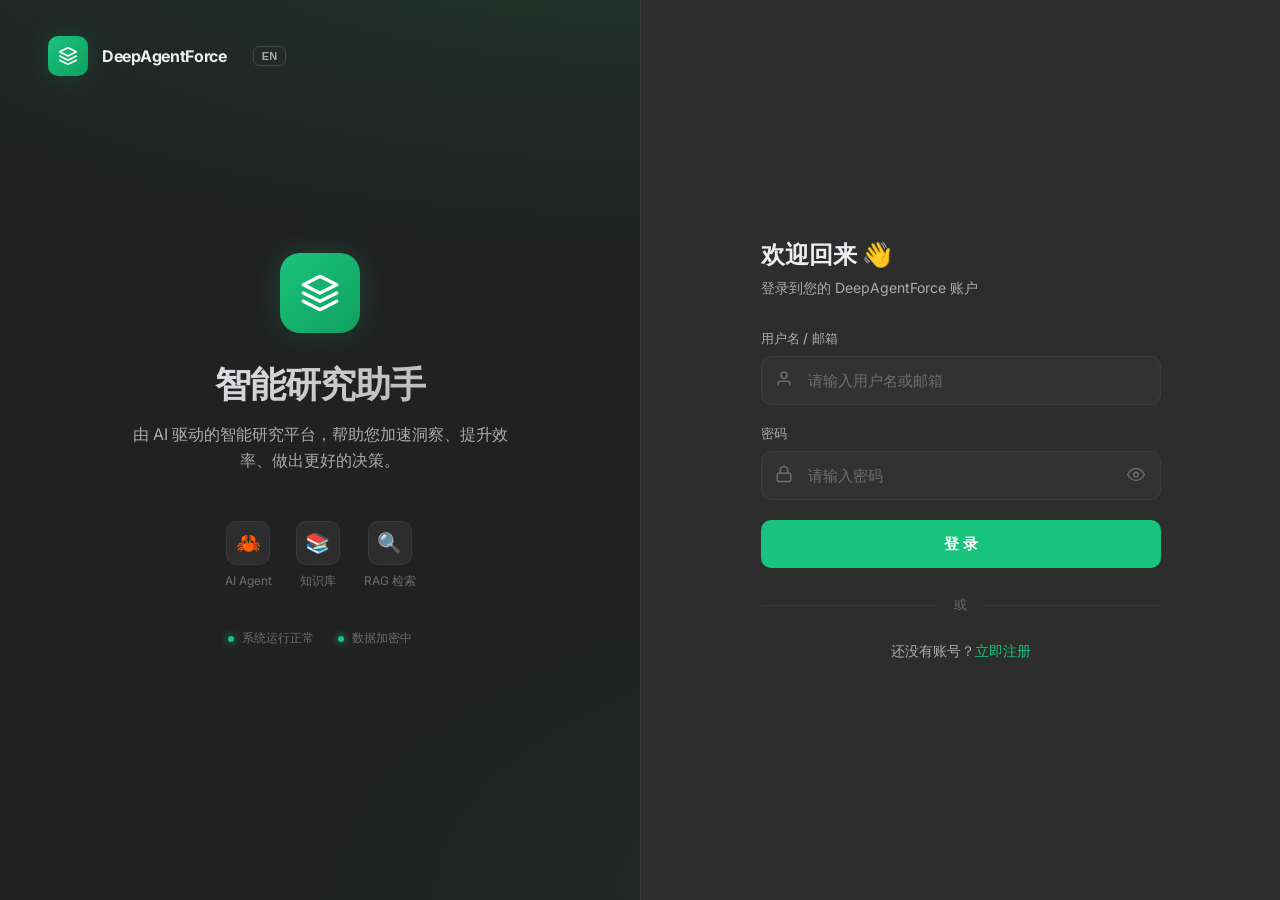
<file: static/login.html>
<!DOCTYPE html>
<html lang="zh-CN" id="htmlRoot">
<head>
  <meta charset="UTF-8" />
  <meta name="viewport" content="width=device-width, initial-scale=1.0" />
  <title data-i18n="login.pageTitle">登录 - DeepAgentForce</title>
  <link rel="preconnect" href="https://fonts.googleapis.com" />
  <link rel="preconnect" href="https://fonts.gstatic.com" crossorigin />
  <link href="https://fonts.googleapis.com/css2?family=Inter:wght@300;400;500;600;700&display=swap" rel="stylesheet" />
  <style>
    :root {
      --bg-primary: #212121;
      --bg-secondary: #2d2d2d;
      --bg-tertiary: #333333;
      --bg-input: #323232;
      
      --text-primary: #ececf1;
      --text-secondary: #ababab;
      --text-muted: #6d6d6d;
      
      --accent-primary: #19c37d;
      --accent-hover: #1db87a;
      --accent-muted: rgba(25, 195, 125, 0.15);
      
      --border-subtle: rgba(255, 255, 255, 0.05);
      --border-light: rgba(255, 255, 255, 0.08);
      --border-medium: rgba(255, 255, 255, 0.12);
      
      --radius-sm: 6px;
      --radius-md: 10px;
      --radius-lg: 16px;
      --radius-xl: 20px;
      --radius-full: 9999px;
      
      --shadow-sm: 0 1px 2px rgba(0, 0, 0, 0.3);
      --shadow-md: 0 4px 12px rgba(0, 0, 0, 0.4);
      --shadow-lg: 0 8px 24px rgba(0, 0, 0, 0.5);
      --shadow-glow: 0 0 30px rgba(25, 195, 125, 0.2);
      
      --transition-fast: 150ms;
      --transition-normal: 250ms;
    }

    * { margin: 0; padding: 0; box-sizing: border-box; }

    html, body {
      height: 100%;
      font-family: 'Inter', -apple-system, BlinkMacSystemFont, 'Segoe UI', sans-serif;
      background: var(--bg-primary);
      color: var(--text-primary);
      overflow: hidden;
    }

    /* Background gradient */
    body::before {
      content: '';
      position: fixed;
      inset: 0;
      background: 
        radial-gradient(ellipse 80% 50% at 50% -20%, rgba(25, 195, 125, 0.15), transparent),
        radial-gradient(ellipse 60% 40% at 80% 100%, rgba(25, 195, 125, 0.08), transparent);
      pointer-events: none;
      z-index: 0;
    }

    /* Layout */
    .page {
      position: relative;
      z-index: 1;
      display: grid;
      grid-template-columns: 1fr 1fr;
      height: 100vh;
    }

    /* Left Panel - Branding */
    .left-panel {
      display: flex;
      flex-direction: column;
      align-items: center;
      justify-content: center;
      padding: 60px;
      position: relative;
    }

    .brand {
      display: flex;
      align-items: center;
      gap: 14px;
      position: absolute;
      top: 36px;
      left: 48px;
    }

    .brand-icon {
      width: 40px;
      height: 40px;
      background: linear-gradient(135deg, var(--accent-primary), #10a060);
      border-radius: var(--radius-md);
      display: flex;
      align-items: center;
      justify-content: center;
      box-shadow: var(--shadow-glow);
    }

    .brand-icon svg {
      width: 20px;
      height: 20px;
      color: white;
    }

    .brand-name {
      font-size: 16px;
      font-weight: 700;
      color: var(--text-primary);
      letter-spacing: -0.3px;
    }

    /* Hero Section */
    .hero {
      text-align: center;
      max-width: 400px;
    }

    .hero-icon {
      width: 80px;
      height: 80px;
      background: linear-gradient(135deg, var(--accent-primary), #10a060);
      border-radius: var(--radius-xl);
      display: flex;
      align-items: center;
      justify-content: center;
      margin: 0 auto 28px;
      box-shadow: var(--shadow-glow);
      animation: float 3s ease-in-out infinite;
    }

    @keyframes float {
      0%, 100% { transform: translateY(0); }
      50% { transform: translateY(-8px); }
    }

    .hero-icon svg {
      width: 40px;
      height: 40px;
      color: white;
    }

    .hero h1 {
      font-size: 36px;
      font-weight: 700;
      margin-bottom: 12px;
      letter-spacing: -1px;
      background: linear-gradient(135deg, var(--text-primary), var(--text-secondary));
      -webkit-background-clip: text;
      -webkit-text-fill-color: transparent;
      background-clip: text;
    }

    .hero p {
      font-size: 16px;
      color: var(--text-secondary);
      line-height: 1.6;
    }

    /* Features */
    .features {
      display: flex;
      gap: 24px;
      margin-top: 48px;
      justify-content: center;
    }

    .feature {
      display: flex;
      flex-direction: column;
      align-items: center;
      gap: 8px;
    }

    .feature-icon {
      width: 44px;
      height: 44px;
      background: var(--bg-secondary);
      border: 1px solid var(--border-subtle);
      border-radius: var(--radius-md);
      display: flex;
      align-items: center;
      justify-content: center;
      font-size: 20px;
    }

    .feature-text {
      font-size: 12px;
      color: var(--text-muted);
    }

    /* Right Panel - Form */
    .right-panel {
      display: flex;
      align-items: center;
      justify-content: center;
      padding: 40px;
      background: var(--bg-secondary);
      border-left: 1px solid var(--border-subtle);
    }

    .login-card {
      width: 100%;
      max-width: 400px;
    }

    .card-header {
      margin-bottom: 32px;
    }

    .card-header h2 {
      font-size: 24px;
      font-weight: 700;
      margin-bottom: 8px;
      color: var(--text-primary);
    }

    .card-header p {
      font-size: 14px;
      color: var(--text-secondary);
    }

    /* Form */
    .form-group {
      margin-bottom: 20px;
      position: relative;
    }

    label {
      display: block;
      font-size: 13px;
      font-weight: 500;
      color: var(--text-secondary);
      margin-bottom: 8px;
      letter-spacing: 0.2px;
    }

    .input-wrap {
      position: relative;
    }

    .input-icon {
      position: absolute;
      left: 14px;
      top: 50%;
      transform: translateY(-50%);
      color: var(--text-muted);
      pointer-events: none;
      transition: color var(--transition-fast);
    }

    .input-icon svg {
      width: 18px;
      height: 18px;
    }

    input[type="text"],
    input[type="password"],
    input[type="email"] {
      width: 100%;
      padding: 14px 14px 14px 46px;
      background: var(--bg-input);
      border: 1px solid var(--border-subtle);
      border-radius: var(--radius-md);
      font-size: 15px;
      font-family: inherit;
      color: var(--text-primary);
      outline: none;
      transition: all var(--transition-fast);
    }

    input::placeholder { color: var(--text-muted); }

    input:focus {
      border-color: var(--accent-primary);
      box-shadow: 0 0 0 3px var(--accent-muted);
    }

    input:focus ~ .input-icon,
    .input-wrap:focus-within .input-icon {
      color: var(--accent-primary);
    }

    /* Password toggle */
    .pw-toggle {
      position: absolute;
      right: 12px;
      top: 50%;
      transform: translateY(-50%);
      background: none;
      border: none;
      cursor: pointer;
      color: var(--text-muted);
      padding: 4px;
      transition: color var(--transition-fast);
    }

    .pw-toggle:hover { color: var(--text-secondary); }

    .pw-toggle svg {
      width: 18px;
      height: 18px;
    }

    /* Alert */
    .alert {
      padding: 12px 16px;
      border-radius: var(--radius-md);
      font-size: 14px;
      margin-bottom: 20px;
      display: none;
      align-items: center;
      gap: 10px;
    }

    .alert.show { display: flex; }

    .alert.error {
      background: rgba(239, 68, 68, 0.1);
      border: 1px solid rgba(239, 68, 68, 0.2);
      color: #ef4444;
    }

    .alert.success {
      background: var(--accent-muted);
      border: 1px solid rgba(25, 195, 125, 0.3);
      color: var(--accent-primary);
    }

    .alert svg {
      width: 18px;
      height: 18px;
      flex-shrink: 0;
    }

    /* Submit button */
    .btn-submit {
      width: 100%;
      padding: 14px;
      background: var(--accent-primary);
      border: none;
      border-radius: var(--radius-md);
      font-size: 15px;
      font-weight: 600;
      font-family: inherit;
      color: white;
      cursor: pointer;
      transition: all var(--transition-fast);
      display: flex;
      align-items: center;
      justify-content: center;
      gap: 8px;
    }

    .btn-submit:hover:not(:disabled) {
      background: var(--accent-hover);
      transform: translateY(-1px);
      box-shadow: var(--shadow-glow);
    }

    .btn-submit:active:not(:disabled) {
      transform: translateY(0);
    }

    .btn-submit:disabled {
      opacity: 0.5;
      cursor: not-allowed;
    }

    .btn-inner {
      display: flex;
      align-items: center;
      justify-content: center;
      gap: 10px;
    }

    .spinner {
      width: 18px;
      height: 18px;
      border: 2px solid rgba(255, 255, 255, 0.3);
      border-top-color: white;
      border-radius: 50%;
      animation: spin 0.7s linear infinite;
      display: none;
    }

    @keyframes spin { to { transform: rotate(360deg); } }

    /* Divider */
    .divider {
      display: flex;
      align-items: center;
      gap: 16px;
      margin: 28px 0;
      color: var(--text-muted);
      font-size: 13px;
    }

    .divider::before,
    .divider::after {
      content: '';
      flex: 1;
      height: 1px;
      background: var(--border-subtle);
    }

    /* Footer */
    .card-footer {
      text-align: center;
      font-size: 14px;
      color: var(--text-secondary);
    }

    .card-footer a {
      color: var(--accent-primary);
      text-decoration: none;
      font-weight: 500;
    }

    .card-footer a:hover {
      text-decoration: underline;
    }

    /* Status indicators */
    .status-dots {
      display: flex;
      gap: 24px;
      margin-top: 40px;
    }

    .status-dot {
      display: flex;
      align-items: center;
      gap: 8px;
      font-size: 12px;
      color: var(--text-muted);
    }

    .status-dot::before {
      content: '';
      width: 6px;
      height: 6px;
      background: var(--accent-primary);
      border-radius: 50%;
      box-shadow: 0 0 8px var(--accent-primary);
    }

    /* Responsive */
    @media (max-width: 900px) {
      .page {
        grid-template-columns: 1fr;
      }

      .left-panel {
        display: none;
      }

      .right-panel {
        border-left: none;
      }

      html, body {
        overflow: auto;
      }

      .page {
        height: auto;
        min-height: 100vh;
      }
    }
  </style>
</head>
<body class="auth-page">

<div class="page">

  <!-- LEFT PANEL - Branding -->
  <div class="left-panel">

    <div class="brand">
      <div class="brand-icon">
        <svg xmlns="http://www.w3.org/2000/svg" width="20" height="20" viewBox="0 0 24 24" fill="none" stroke="currentColor" stroke-width="2" stroke-linecap="round" stroke-linejoin="round">
          <path d="M12 2L2 7l10 5 10-5-10-5z"/>
          <path d="M2 17l10 5 10-5"/>
          <path d="M2 12l10 5 10-5"/>
        </svg>
      </div>
      <span class="brand-name">DeepAgentForce</span>
    </div>

    <div class="hero">
      <div class="hero-icon">
        <svg xmlns="http://www.w3.org/2000/svg" width="40" height="40" viewBox="0 0 24 24" fill="none" stroke="currentColor" stroke-width="2" stroke-linecap="round" stroke-linejoin="round">
          <path d="M12 2L2 7l10 5 10-5-10-5z"/>
          <path d="M2 17l10 5 10-5"/>
          <path d="M2 12l10 5 10-5"/>
        </svg>
      </div>
      <h1 data-i18n="login.heroTitle">智能研究助手</h1>
      <p data-i18n="login.heroDesc">由 AI 驱动的智能研究平台，帮助您加速洞察、提升效率、做出更好的决策。</p>

      <div class="features">
        <div class="feature">
          <div class="feature-icon">🦀</div>
          <span class="feature-text" data-i18n="login.featureAI">AI Agent</span>
        </div>
        <div class="feature">
          <div class="feature-icon">📚</div>
          <span class="feature-text" data-i18n="login.featureKB">知识库</span>
        </div>
        <div class="feature">
          <div class="feature-icon">🔍</div>
          <span class="feature-text" data-i18n="login.featureRAG">RAG 检索</span>
        </div>
      </div>
    </div>

    <div class="status-dots">
      <div class="status-dot" data-i18n="login.systemOk">系统运行正常</div>
      <div class="status-dot" data-i18n="login.encrypted">数据加密中</div>
    </div>

  </div>

  <!-- RIGHT PANEL - Login Form -->
  <div class="right-panel">
    <div class="login-card">

      <div class="card-header">
        <h2 data-i18n="login.welcome">欢迎回来 👋</h2>
        <p data-i18n="login.welcomeDesc">登录到您的 DeepAgentForce 账户</p>
      </div>

      <div class="alert" id="alertBox" role="alert">
        <svg xmlns="http://www.w3.org/2000/svg" width="18" height="18" viewBox="0 0 24 24" fill="none" stroke="currentColor" stroke-width="2">
          <circle cx="12" cy="12" r="10"/><line x1="12" y1="8" x2="12" y2="12"/>
          <line x1="12" y1="16" x2="12.01" y2="16"/>
        </svg>
        <span id="alertText"></span>
      </div>

      <form id="loginForm" novalidate>

        <div class="form-group">
          <label for="username" data-i18n="login.usernameLabel">用户名 / 邮箱</label>
          <div class="input-wrap">
            <span class="input-icon">
              <svg xmlns="http://www.w3.org/2000/svg" width="18" height="18" viewBox="0 0 24 24" fill="none" stroke="currentColor" stroke-width="2">
                <path d="M20 21v-2a4 4 0 0 0-4-4H8a4 4 0 0 0-4 4v2"/>
                <circle cx="12" cy="7" r="4"/>
              </svg>
            </span>
            <input type="text" id="username" placeholder="请输入用户名或邮箱" data-i18n-placeholder="login.usernamePlaceholder" autocomplete="username" />
          </div>
        </div>

        <div class="form-group">
          <label for="password" data-i18n="login.passwordLabel">密码</label>
          <div class="input-wrap">
            <span class="input-icon">
              <svg xmlns="http://www.w3.org/2000/svg" width="18" height="18" viewBox="0 0 24 24" fill="none" stroke="currentColor" stroke-width="2">
                <rect x="3" y="11" width="18" height="11" rx="2" ry="2"/>
                <path d="M7 11V7a5 5 0 0 1 10 0v4"/>
              </svg>
            </span>
            <input type="password" id="password" placeholder="请输入密码" data-i18n-placeholder="login.passwordPlaceholder" autocomplete="current-password" />
            <button type="button" class="pw-toggle" id="pwToggle" aria-label="显示/隐藏密码">
              <svg id="eyeIcon" xmlns="http://www.w3.org/2000/svg" width="18" height="18" viewBox="0 0 24 24" fill="none" stroke="currentColor" stroke-width="2">
                <path d="M1 12s4-8 11-8 11 8 11 8-4 8-11 8-11-8-11-8z"/>
                <circle cx="12" cy="12" r="3"/>
              </svg>
            </button>
          </div>
        </div>

        <button type="submit" class="btn-submit" id="loginBtn">
          <div class="btn-inner">
            <span id="btnText" data-i18n="login.loginBtn">登 录</span>
            <div class="spinner" id="spinner"></div>
          </div>
        </button>

      </form>

      <div class="divider"><span data-i18n="login.or">或</span></div>

      <div class="card-footer">
        <span data-i18n="login.noAccount">还没有账号？</span><a href="register.html" data-i18n="login.registerLink">立即注册</a>
      </div>

    </div>
  </div>

</div>

<script>
  const API_BASE = localStorage.getItem('api_base') ||
    `${location.origin}/api`;

  if (localStorage.getItem('access_token')) location.href = '/index.html';

  // Password toggle
  const pwInput = document.getElementById('password');
  const pwToggle = document.getElementById('pwToggle');
  const eyeIcon = document.getElementById('eyeIcon');

  const eyeOpenSVG = `<svg xmlns="http://www.w3.org/2000/svg" width="18" height="18" viewBox="0 0 24 24" fill="none" stroke="currentColor" stroke-width="2"><path d="M1 12s4-8 11-8 11 8 11 8-4 8-11 8-11-8-11-8z"/><circle cx="12" cy="12" r="3"/></svg>`;
  const eyeCloseSVG = `<svg xmlns="http://www.w3.org/2000/svg" width="18" height="18" viewBox="0 0 24 24" fill="none" stroke="currentColor" stroke-width="2"><path d="M17.94 17.94A10.07 10.07 0 0 1 12 20c-7 0-11-8-11-8a18.45 18.45 0 0 1 5.06-5.94"/><line x1="1" y1="1" x2="23" y2="23"/></svg>`;

  pwToggle.addEventListener('click', () => {
    const isPassword = pwInput.type === 'password';
    pwInput.type = isPassword ? 'text' : 'password';
    eyeIcon.innerHTML = isPassword ? eyeCloseSVG : eyeOpenSVG;
  });

  // Alert helper
  function showAlert(msg, type = 'error') {
    const alertText = document.getElementById('alertText');
    const alertBox = document.getElementById('alertBox');
    alertText.textContent = msg;
    alertBox.className = `alert ${type} show`;
  }

  function hideAlert() {
    document.getElementById('alertBox').className = 'alert';
  }

  // Login form
  document.getElementById('loginForm').addEventListener('submit', async (e) => {
    e.preventDefault();
    hideAlert();

    const username = document.getElementById('username').value.trim();
    const password = pwInput.value;

    if (!username || !password) {
      showAlert(window.I18n ? window.I18n.t('login.validationFill') : '请填写用户名和密码');
      return;
    }

    const loginBtn = document.getElementById('loginBtn');
    const btnText = document.getElementById('btnText');
    const spinner = document.getElementById('spinner');

    loginBtn.disabled = true;
    btnText.textContent = window.I18n ? window.I18n.t('login.loggingIn') : '登录中...';
    spinner.style.display = 'block';

    try {
      const res = await fetch(`${API_BASE}/auth/login`, {
        method: 'POST',
        headers: { 'Content-Type': 'application/json' },
        body: JSON.stringify({ username, password }),
      });

      const data = await res.json();

      if (!res.ok) throw new Error(data.detail || (window.I18n ? window.I18n.t('login.loginFailed') : '登录失败，请检查账号和密码'));

      if (data.success) {
        localStorage.setItem('access_token', data.access_token);
        localStorage.setItem('refresh_token', data.refresh_token);
        localStorage.setItem('user', JSON.stringify(data.user));

        showAlert(window.I18n ? window.I18n.t('login.loginSuccess') : '登录成功！正在跳转...', 'success');
        setTimeout(() => { location.href = '/index.html'; }, 800);
      } else {
        throw new Error(data.error || (window.I18n ? window.I18n.t('login.loginError') : '登录失败'));
      }
    } catch (err) {
      showAlert(err.message);
      loginBtn.disabled = false;
      btnText.textContent = window.I18n ? window.I18n.t('login.loginBtn') : '登 录';
      spinner.style.display = 'none';
    }
  });
</script>
<script src="/static/js/i18n.js"></script>
</body>
</html>
</file>
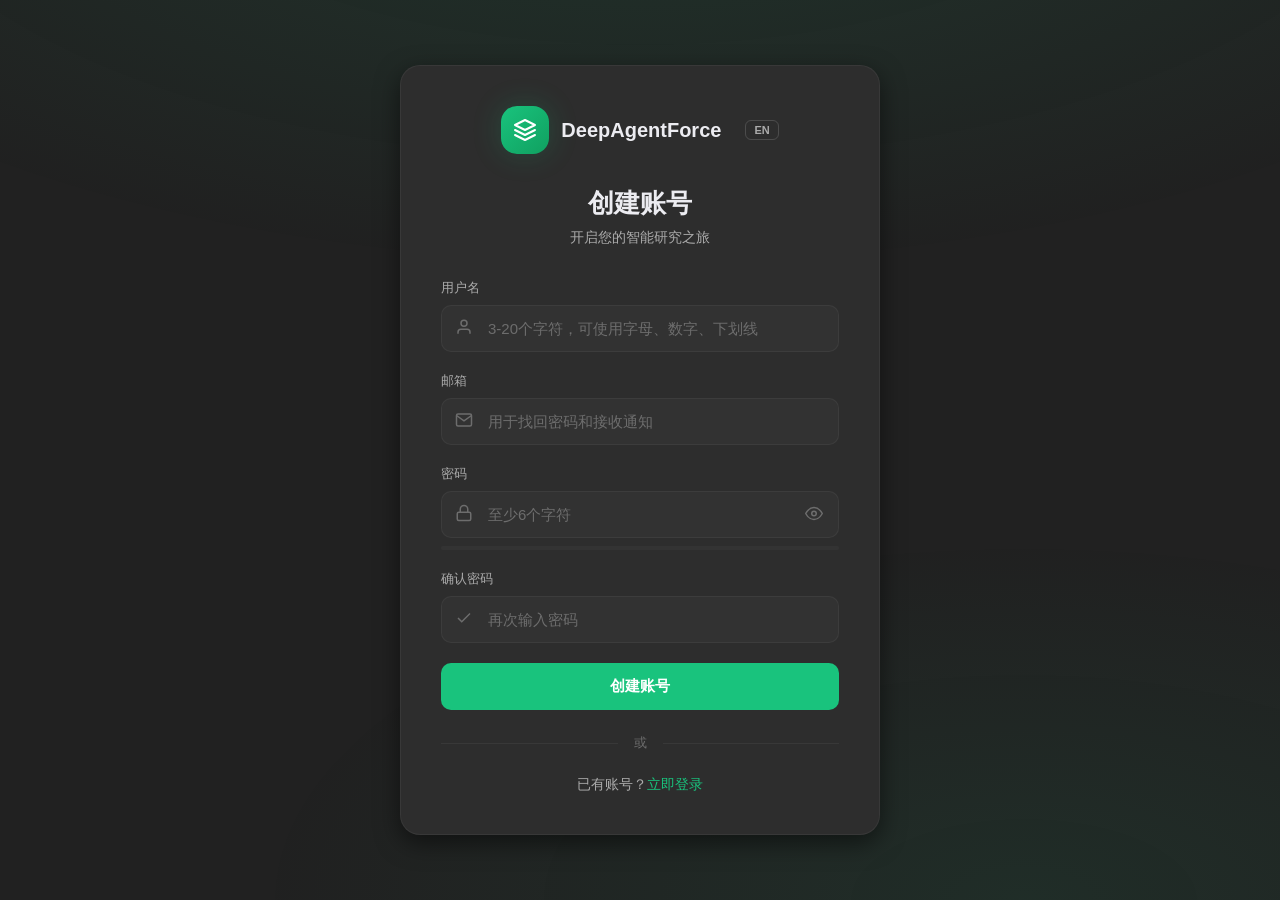
<file: static/register.html>
<!DOCTYPE html>
<html lang="zh-CN" id="htmlRoot">
<head>
    <meta charset="UTF-8">
    <meta name="viewport" content="width=device-width, initial-scale=1.0">
    <title data-i18n="register.pageTitle">注册 - DeepAgentForce</title>
    <!-- 本地字体 -->
    <link href="/static/fonts/inter.css" rel="stylesheet">
    <style>
        :root {
            --bg-primary: #212121;
            --bg-secondary: #2d2d2d;
            --bg-tertiary: #333333;
            --bg-input: #323232;
            
            --text-primary: #ececf1;
            --text-secondary: #ababab;
            --text-muted: #6d6d6d;
            
            --accent-primary: #19c37d;
            --accent-hover: #1db87a;
            --accent-muted: rgba(25, 195, 125, 0.15);
            
            --border-subtle: rgba(255, 255, 255, 0.05);
            --border-light: rgba(255, 255, 255, 0.08);
            --border-medium: rgba(255, 255, 255, 0.12);
            
            --radius-sm: 6px;
            --radius-md: 10px;
            --radius-lg: 16px;
            --radius-xl: 20px;
            --radius-full: 9999px;
            
            --shadow-sm: 0 1px 2px rgba(0, 0, 0, 0.3);
            --shadow-md: 0 4px 12px rgba(0, 0, 0, 0.4);
            --shadow-lg: 0 8px 24px rgba(0, 0, 0, 0.5);
            --shadow-glow: 0 0 30px rgba(25, 195, 125, 0.2);
            
            --transition-fast: 150ms;
            --transition-normal: 250ms;
        }

        * { margin: 0; padding: 0; box-sizing: border-box; }

        html, body {
            height: 100%;
            font-family: 'Inter', -apple-system, BlinkMacSystemFont, sans-serif;
            background: var(--bg-primary);
            color: var(--text-primary);
            overflow-x: hidden;
        }

        /* Background gradient */
        body::before {
            content: '';
            position: fixed;
            inset: 0;
            background: 
                radial-gradient(ellipse 80% 50% at 50% -20%, rgba(25, 195, 125, 0.12), transparent),
                radial-gradient(ellipse 60% 40% at 80% 100%, rgba(25, 195, 125, 0.08), transparent);
            pointer-events: none;
            z-index: 0;
        }

        .container {
            position: relative;
            z-index: 1;
            min-height: 100vh;
            display: flex;
            align-items: center;
            justify-content: center;
            padding: 40px 20px;
        }

        .card {
            background: var(--bg-secondary);
            border: 1px solid var(--border-subtle);
            border-radius: var(--radius-xl);
            width: 100%;
            max-width: 480px;
            padding: 40px;
            box-shadow: var(--shadow-lg);
        }

        /* Logo */
        .logo {
            display: flex;
            align-items: center;
            justify-content: center;
            gap: 12px;
            margin-bottom: 32px;
        }

        .logo-icon {
            width: 48px;
            height: 48px;
            background: linear-gradient(135deg, var(--accent-primary), #10a060);
            border-radius: var(--radius-lg);
            display: flex;
            align-items: center;
            justify-content: center;
            box-shadow: var(--shadow-glow);
        }

        .logo-icon svg {
            width: 24px;
            height: 24px;
            color: white;
        }

        .logo-text {
            font-size: 20px;
            font-weight: 700;
            color: var(--text-primary);
        }

        /* Header */
        .header {
            text-align: center;
            margin-bottom: 32px;
        }

        .header h1 {
            font-size: 26px;
            font-weight: 700;
            margin-bottom: 8px;
            color: var(--text-primary);
        }

        .header p {
            font-size: 14px;
            color: var(--text-secondary);
        }

        /* Alert */
        .alert {
            padding: 14px 16px;
            border-radius: var(--radius-md);
            font-size: 14px;
            margin-bottom: 24px;
            display: none;
            align-items: center;
            gap: 10px;
        }

        .alert.show { display: flex; }

        .alert.error {
            background: rgba(239, 68, 68, 0.1);
            border: 1px solid rgba(239, 68, 68, 0.2);
            color: #ef4444;
        }

        .alert.success {
            background: var(--accent-muted);
            border: 1px solid rgba(25, 195, 125, 0.3);
            color: var(--accent-primary);
        }

        .alert svg {
            width: 18px;
            height: 18px;
            flex-shrink: 0;
        }

        /* Form */
        .form-section {
            display: none;
            animation: fadeIn 0.4s ease;
        }

        .form-section.active {
            display: block;
        }

        @keyframes fadeIn {
            from { opacity: 0; transform: translateY(10px); }
            to { opacity: 1; transform: translateY(0); }
        }

        .form-group {
            margin-bottom: 20px;
        }

        .form-label {
            display: block;
            font-size: 13px;
            font-weight: 500;
            color: var(--text-secondary);
            margin-bottom: 8px;
        }

        .input-wrap {
            position: relative;
        }

        .input-icon {
            position: absolute;
            left: 14px;
            top: 50%;
            transform: translateY(-50%);
            color: var(--text-muted);
            pointer-events: none;
            transition: color var(--transition-fast);
        }

        .input-icon svg {
            width: 18px;
            height: 18px;
        }

        .input-icon.valid { color: var(--accent-primary); }
        .input-icon.error { color: #ef4444; }

        input[type="text"],
        input[type="email"],
        input[type="password"] {
            width: 100%;
            padding: 14px 14px 14px 46px;
            background: var(--bg-input);
            border: 1px solid var(--border-subtle);
            border-radius: var(--radius-md);
            font-size: 15px;
            font-family: inherit;
            color: var(--text-primary);
            outline: none;
            transition: all var(--transition-fast);
        }

        input::placeholder { color: var(--text-muted); }

        input:focus {
            border-color: var(--accent-primary);
            box-shadow: 0 0 0 3px var(--accent-muted);
        }

        input:focus ~ .input-icon,
        .input-wrap:focus-within .input-icon {
            color: var(--accent-primary);
        }

        input.error {
            border-color: #ef4444;
            animation: shake 0.4s ease;
        }

        @keyframes shake {
            0%, 100% { transform: translateX(0); }
            25% { transform: translateX(-5px); }
            75% { transform: translateX(5px); }
        }

        .input-icon-toggle {
            position: absolute;
            right: 12px;
            top: 50%;
            transform: translateY(-50%);
            background: none;
            border: none;
            cursor: pointer;
            color: var(--text-muted);
            padding: 4px;
            transition: color var(--transition-fast);
        }

        .input-icon-toggle:hover { color: var(--text-secondary); }

        .input-icon-toggle svg {
            width: 18px;
            height: 18px;
        }

        /* Password strength */
        .password-strength {
            height: 4px;
            border-radius: 2px;
            background: var(--bg-tertiary);
            margin-top: 8px;
            overflow: hidden;
        }

        .strength-bar {
            height: 100%;
            width: 0;
            border-radius: 2px;
            transition: all 0.3s ease;
        }

        .strength-weak { background: #ef4444; width: 33%; }
        .strength-medium { background: #f59e0b; width: 66%; }
        .strength-strong { background: var(--accent-primary); width: 100%; }

        .strength-text {
            font-size: 12px;
            margin-top: 6px;
            opacity: 0;
            transition: opacity 0.3s;
        }

        .strength-text.show { opacity: 1; }

        /* Error text */
        .error-text {
            color: #ef4444;
            font-size: 12px;
            margin-top: 6px;
            display: none;
        }

        .error-text.show { display: block; }

        /* Hint */
        .form-hint {
            font-size: 12px;
            color: var(--text-muted);
            margin-top: 6px;
        }

        /* Form row */
        .form-row {
            display: grid;
            grid-template-columns: 1fr 1fr;
            gap: 16px;
        }

        /* Buttons */
        .btn {
            width: 100%;
            padding: 14px;
            border-radius: var(--radius-md);
            font-size: 15px;
            font-weight: 600;
            font-family: inherit;
            cursor: pointer;
            transition: all var(--transition-fast);
            display: flex;
            align-items: center;
            justify-content: center;
            gap: 8px;
            border: none;
        }

        .btn-primary {
            background: var(--accent-primary);
            color: white;
        }

        .btn-primary:hover:not(:disabled) {
            background: var(--accent-hover);
            transform: translateY(-1px);
            box-shadow: var(--shadow-glow);
        }

        .btn-primary:disabled {
            opacity: 0.5;
            cursor: not-allowed;
        }

        .btn-secondary {
            background: var(--bg-tertiary);
            color: var(--text-primary);
            border: 1px solid var(--border-subtle);
        }

        .btn-secondary:hover {
            background: var(--bg-hover);
        }

        .btn-group {
            display: flex;
            gap: 12px;
            margin-top: 24px;
        }

        .btn-group .btn {
            flex: 1;
        }

        .spinner {
            width: 18px;
            height: 18px;
            border: 2px solid rgba(255, 255, 255, 0.3);
            border-top-color: white;
            border-radius: 50%;
            animation: spin 0.7s linear infinite;
            display: none;
        }

        @keyframes spin { to { transform: rotate(360deg); } }

        .btn-loading .btn-text { display: none; }
        .btn-loading .spinner { display: block; }

        /* Divider */
        .divider {
            display: flex;
            align-items: center;
            gap: 16px;
            margin: 24px 0;
            color: var(--text-muted);
            font-size: 13px;
        }

        .divider::before,
        .divider::after {
            content: '';
            flex: 1;
            height: 1px;
            background: var(--border-subtle);
        }

        /* Link */
        .link {
            text-align: center;
            font-size: 14px;
            color: var(--text-secondary);
        }

        .link a {
            color: var(--accent-primary);
            text-decoration: none;
            font-weight: 500;
        }

        .link a:hover {
            text-decoration: underline;
        }

        /* Divider */
        .success-checkmark {
            position: absolute;
            top: 50%;
            left: 50%;
            transform: translate(-50%, -50%) scale(0);
            width: 60px;
            height: 60px;
            background: var(--accent-primary);
            border-radius: 50%;
            display: flex;
            align-items: center;
            justify-content: center;
            opacity: 0;
            transition: all 0.4s cubic-bezier(0.175, 0.885, 0.32, 1.275);
        }

        .success-checkmark.show {
            transform: translate(-50%, -50%) scale(1);
            opacity: 1;
        }

        .success-checkmark svg {
            width: 30px;
            height: 30px;
            color: white;
        }

        /* Skip link */
        .skip-link {
            text-align: center;
            margin-top: 16px;
        }

        .skip-link a {
            color: var(--text-muted);
            text-decoration: none;
            font-size: 13px;
        }

        .skip-link a:hover {
            color: var(--text-secondary);
        }

        /* Responsive */
        @media (max-width: 520px) {
            .card {
                padding: 32px 24px;
            }

            .form-row {
                grid-template-columns: 1fr;
            }
        }
    </style>
</head>
<body class="auth-page">

<div class="container">
    <div class="card">
        <!-- Logo -->
        <div class="logo">
            <div class="logo-icon">
                <svg xmlns="http://www.w3.org/2000/svg" width="24" height="24" viewBox="0 0 24 24" fill="none" stroke="currentColor" stroke-width="2" stroke-linecap="round" stroke-linejoin="round">
                    <path d="M12 2L2 7l10 5 10-5-10-5z"/>
                    <path d="M2 17l10 5 10-5"/>
                    <path d="M2 12l10 5 10-5"/>
                </svg>
            </div>
            <span class="logo-text">DeepAgentForce</span>
        </div>

        <!-- Header -->
        <div class="header">
            <h1 id="formTitle" data-i18n="register.title">创建账号</h1>
            <p id="formSubtitle" data-i18n="register.subtitle">开启您的智能研究之旅</p>
        </div>

        <!-- Alert -->
        <div class="alert" id="alertBox"></div>

        <!-- Form -->
        <form id="registerForm">

            <!-- User Info -->
            <div class="form-section active" id="sectionUser">
                <div class="form-group">
                    <label class="form-label" data-i18n="register.usernameLabel">用户名</label>
                    <div class="input-wrap">
                        <span class="input-icon" id="usernameIcon">
                            <svg xmlns="http://www.w3.org/2000/svg" width="18" height="18" viewBox="0 0 24 24" fill="none" stroke="currentColor" stroke-width="2">
                                <path d="M20 21v-2a4 4 0 0 0-4-4H8a4 4 0 0 0-4 4v2"/>
                                <circle cx="12" cy="7" r="4"/>
                            </svg>
                        </span>
                        <input type="text" id="username" placeholder="3-20个字符，可使用字母、数字、下划线" data-i18n-placeholder="register.usernamePlaceholder" required minlength="3" maxlength="20">
                    </div>
                    <div class="error-text" id="usernameError"></div>
                </div>

                <div class="form-group">
                    <label class="form-label" data-i18n="register.emailLabel">邮箱</label>
                    <div class="input-wrap">
                        <span class="input-icon" id="emailIcon">
                            <svg xmlns="http://www.w3.org/2000/svg" width="18" height="18" viewBox="0 0 24 24" fill="none" stroke="currentColor" stroke-width="2">
                                <path d="M4 4h16c1.1 0 2 .9 2 2v12c0 1.1-.9 2-2 2H4c-1.1 0-2-.9-2-2V6c0-1.1.9-2 2-2z"/>
                                <polyline points="22,6 12,13 2,6"/>
                            </svg>
                        </span>
                        <input type="email" id="email" placeholder="用于找回密码和接收通知" data-i18n-placeholder="register.emailPlaceholder" required>
                    </div>
                    <div class="error-text" id="emailError"></div>
                </div>

                <div class="form-group">
                    <label class="form-label" data-i18n="register.passwordLabel">密码</label>
                    <div class="input-wrap">
                        <span class="input-icon">
                            <svg xmlns="http://www.w3.org/2000/svg" width="18" height="18" viewBox="0 0 24 24" fill="none" stroke="currentColor" stroke-width="2">
                                <rect x="3" y="11" width="18" height="11" rx="2" ry="2"/>
                                <path d="M7 11V7a5 5 0 0 1 10 0v4"/>
                            </svg>
                        </span>
                        <input type="password" id="password" placeholder="至少6个字符" data-i18n-placeholder="register.passwordPlaceholder" required minlength="6">
                        <button type="button" class="input-icon-toggle" id="pwToggle">
                            <svg id="eyeIcon" xmlns="http://www.w3.org/2000/svg" width="18" height="18" viewBox="0 0 24 24" fill="none" stroke="currentColor" stroke-width="2">
                                <path d="M1 12s4-8 11-8 11 8 11 8-4 8-11 8-11-8-11-8z"/>
                                <circle cx="12" cy="12" r="3"/>
                            </svg>
                        </button>
                    </div>
                    <div class="password-strength">
                        <div class="strength-bar" id="strengthBar"></div>
                    </div>
                    <div class="strength-text" id="strengthText"></div>
                    <div class="error-text" id="passwordError"></div>
                </div>

                <div class="form-group">
                    <label class="form-label" data-i18n="register.confirmLabel">确认密码</label>
                    <div class="input-wrap">
                        <span class="input-icon" id="confirmIcon">
                            <svg xmlns="http://www.w3.org/2000/svg" width="18" height="18" viewBox="0 0 24 24" fill="none" stroke="currentColor" stroke-width="2">
                                <polyline points="20 6 9 17 4 12"/>
                            </svg>
                        </span>
                        <input type="password" id="confirmPassword" placeholder="再次输入密码" data-i18n-placeholder="register.confirmPlaceholder" required>
                    </div>
                    <div class="error-text" id="confirmError"></div>
                </div>

                <button type="submit" class="btn btn-primary" id="submitBtn">
                    <span class="btn-text" data-i18n="register.submitBtn">创建账号</span>
                    <div class="spinner"></div>
                </button>
            </div>

        </form>

        <div class="divider"><span data-i18n="register.or">或</span></div>

        <div class="link">
            <span data-i18n="register.hasAccount">已有账号？</span><a href="/login.html" data-i18n="register.loginLink">立即登录</a>
        </div>

        <!-- Success Animation -->
        <div class="success-checkmark" id="successCheck">
            <svg xmlns="http://www.w3.org/2000/svg" width="30" height="30" viewBox="0 0 24 24" fill="none" stroke="currentColor" stroke-width="3">
                <polyline points="20 6 9 17 4 12"/>
            </svg>
        </div>
    </div>
</div>

<script>
    const API_BASE = localStorage.getItem('api_base') || `${window.location.origin}/api`;

    // Check if already logged in
    if (localStorage.getItem('access_token')) {
        window.location.href = '/index.html';
    }

    // Elements
    const username = document.getElementById('username');
    const email = document.getElementById('email');
    const password = document.getElementById('password');
    const confirmPassword = document.getElementById('confirmPassword');
    const submitBtn = document.getElementById('submitBtn');
    const alertBox = document.getElementById('alertBox');

    // Password toggle
    const pwToggle = document.getElementById('pwToggle');
    const eyeIcon = document.getElementById('eyeIcon');
    const eyeOpenSVG = `<svg xmlns="http://www.w3.org/2000/svg" width="18" height="18" viewBox="0 0 24 24" fill="none" stroke="currentColor" stroke-width="2"><path d="M1 12s4-8 11-8 11 8 11 8-4 8-11 8-11-8-11-8z"/><circle cx="12" cy="12" r="3"/></svg>`;
    const eyeCloseSVG = `<svg xmlns="http://www.w3.org/2000/svg" width="18" height="18" viewBox="0 0 24 24" fill="none" stroke="currentColor" stroke-width="2"><path d="M17.94 17.94A10.07 10.07 0 0 1 12 20c-7 0-11-8-11-8a18.45 18.45 0 0 1 5.06-5.94"/><line x1="1" y1="1" x2="23" y2="23"/></svg>`;

    pwToggle.addEventListener('click', () => {
        const isPassword = password.type === 'password';
        password.type = isPassword ? 'text' : 'password';
        eyeIcon.innerHTML = isPassword ? eyeCloseSVG : eyeOpenSVG;
    });

    // Real-time validation
    username.addEventListener('input', () => {
        const valid = /^[a-zA-Z0-9_]{3,20}$/.test(username.value);
        toggleIcon('username', valid);
    });

    email.addEventListener('input', () => {
        const valid = /^[^\s@]+@[^\s@]+\.[^\s@]+$/.test(email.value);
        toggleIcon('email', valid);
    });

    confirmPassword.addEventListener('input', () => {
        const valid = confirmPassword.value === password.value && confirmPassword.value.length > 0;
        toggleIcon('confirm', valid);
    });

    function toggleIcon(field, isValid) {
        const icon = document.getElementById(field + 'Icon');
        if (icon) {
            icon.classList.toggle('valid', isValid);
            icon.classList.toggle('error', !isValid && icon.classList.contains('valid'));
        }
    }

    // Password strength
    password.addEventListener('input', () => {
        const val = password.value;
        const bar = document.getElementById('strengthBar');
        const text = document.getElementById('strengthText');

        let strength = 0;
        if (val.length >= 6) strength++;
        if (val.length >= 8) strength++;
        if (/[A-Z]/.test(val)) strength++;
        if (/[0-9]/.test(val)) strength++;
        if (/[^A-Za-z0-9]/.test(val)) strength++;

        bar.className = 'strength-bar';
        text.classList.remove('show');

        if (val.length === 0) {
            bar.style.width = '0';
            return;
        }

        text.classList.add('show');

        if (strength <= 2) {
            bar.classList.add('strength-weak');
            text.textContent = '密码强度：弱';
            text.style.color = '#ef4444';
        } else if (strength <= 3) {
            bar.classList.add('strength-medium');
            text.textContent = '密码强度：中等';
            text.style.color = '#f59e0b';
        } else {
            bar.classList.add('strength-strong');
            text.textContent = '密码强度：强';
            text.style.color = '#19c37d';
        }
    });

    // Show/hide error
    function showError(id, msg) {
        const el = document.getElementById(id);
        el.textContent = msg;
        el.classList.add('show');
    }

    function hideError(id) {
        document.getElementById(id).classList.remove('show');
    }

    // Form submission
    registerForm.addEventListener('submit', async (e) => {
        e.preventDefault();

        const usernameVal = username.value.trim();
        const emailVal = email.value.trim();
        const passwordVal = password.value;

        alertBox.className = 'alert';
        alertBox.innerHTML = '';

        // Client-side validation
        let hasError = false;

        if (!/^[a-zA-Z0-9_]{3,20}$/.test(usernameVal)) {
            showError('usernameError', '用户名必须为3-20个字符，只能包含字母、数字和下划线');
            username.classList.add('error');
            setTimeout(() => username.classList.remove('error'), 400);
            hasError = true;
        } else {
            hideError('usernameError');
        }

        if (!/^[^\s@]+@[^\s@]+\.[^\s@]+$/.test(emailVal)) {
            showError('emailError', '请输入有效的邮箱地址');
            email.classList.add('error');
            setTimeout(() => email.classList.remove('error'), 400);
            hasError = true;
        } else {
            hideError('emailError');
        }

        if (passwordVal.length < 6) {
            showError('passwordError', '密码至少6个字符');
            password.classList.add('error');
            setTimeout(() => password.classList.remove('error'), 400);
            hasError = true;
        } else {
            hideError('passwordError');
        }

        if (passwordVal !== confirmPassword.value) {
            showError('confirmError', '两次输入的密码不一致');
            confirmPassword.classList.add('error');
            setTimeout(() => confirmPassword.classList.remove('error'), 400);
            hasError = true;
        } else {
            hideError('confirmError');
        }

        if (hasError) return;

        submitBtn.disabled = true;
        submitBtn.classList.add('btn-loading');

        try {
            const response = await fetch(`${API_BASE}/auth/register`, {
                method: 'POST',
                headers: { 'Content-Type': 'application/json' },
                body: JSON.stringify({
                    username: usernameVal,
                    email: emailVal,
                    password: passwordVal,
                }),
            });

            const data = await response.json();

            if (!response.ok) {
                throw new Error(data.detail || '注册失败');
            }

            if (data.success) {
                document.getElementById('successCheck').classList.add('show');
                alertBox.innerHTML = '<svg xmlns="http://www.w3.org/2000/svg" width="18" height="18" viewBox="0 0 24 24" fill="none" stroke="currentColor" stroke-width="2"><polyline points="20 6 9 17 4 12"/></svg> 注册成功！正在跳转...';
                alertBox.className = 'alert success show';

                localStorage.setItem('access_token', data.access_token);
                localStorage.setItem('refresh_token', data.refresh_token);
                localStorage.setItem('user', JSON.stringify(data.user));

                setTimeout(() => {
                    window.location.href = '/index.html';
                }, 1500);
            } else {
                throw new Error(data.error || '注册失败');
            }
        } catch (error) {
            alertBox.innerHTML = '<svg xmlns="http://www.w3.org/2000/svg" width="18" height="18" viewBox="0 0 24 24" fill="none" stroke="currentColor" stroke-width="2"><circle cx="12" cy="12" r="10"/><line x1="15" y1="9" x2="9" y2="15"/><line x1="9" y1="9" x2="15" y2="15"/></svg>' + error.message;
            alertBox.className = 'alert error show';
            submitBtn.disabled = false;
            submitBtn.classList.remove('btn-loading');
        }
    });
</script>
<script src="/static/js/i18n.js"></script>
</body>
</html>
</file>
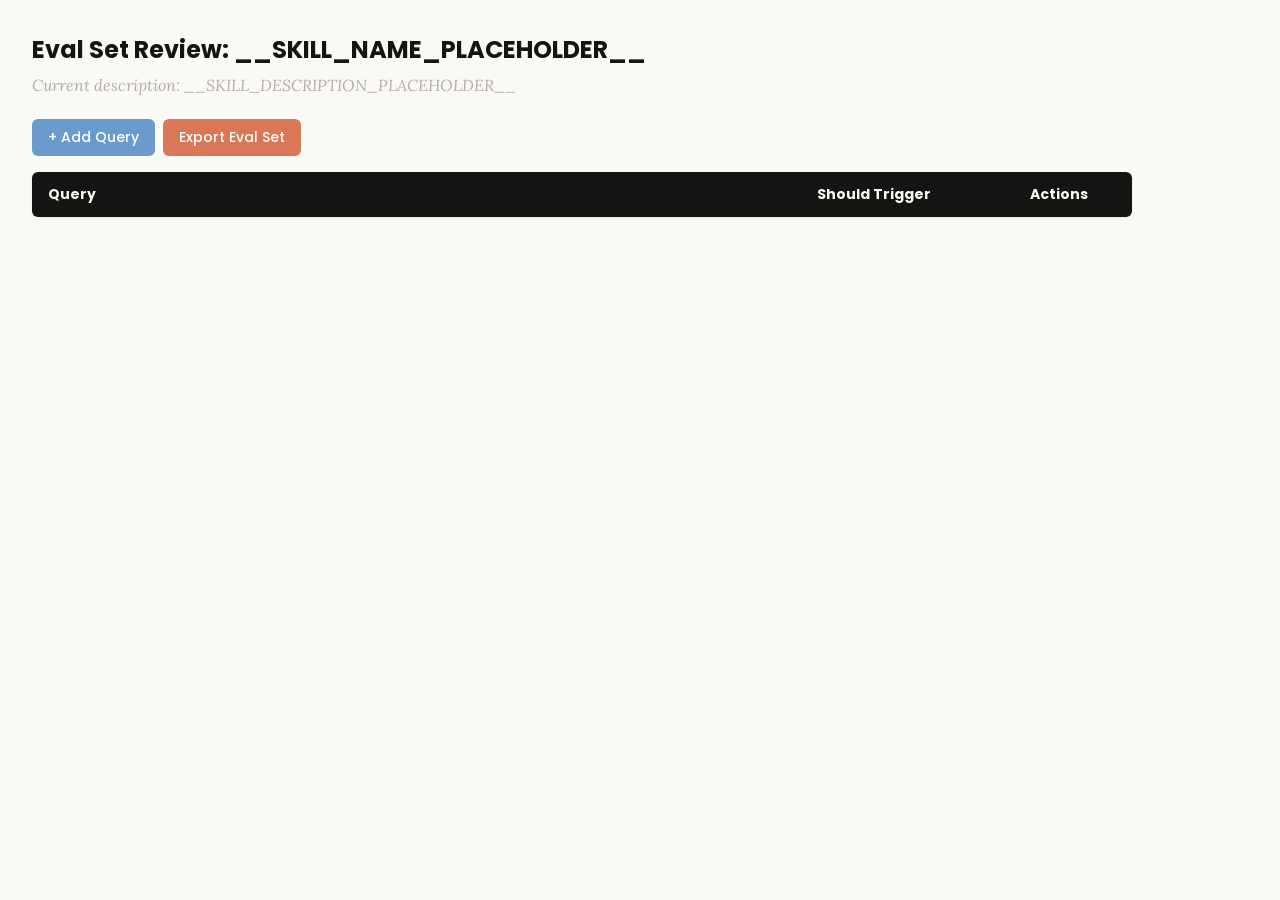
<file: src/services/skills/skill-creator/assets/eval_review.html>
<!DOCTYPE html>
<html lang="en">
<head>
  <meta charset="UTF-8">
  <meta name="viewport" content="width=device-width, initial-scale=1.0">
  <title>Eval Set Review - __SKILL_NAME_PLACEHOLDER__</title>
  <link rel="preconnect" href="https://fonts.googleapis.com">
  <link rel="preconnect" href="https://fonts.gstatic.com" crossorigin>
  <link href="https://fonts.googleapis.com/css2?family=Poppins:wght@500;600&family=Lora:wght@400;500&display=swap" rel="stylesheet">
  <style>
    * { box-sizing: border-box; margin: 0; padding: 0; }
    body { font-family: 'Lora', Georgia, serif; background: #faf9f5; padding: 2rem; color: #141413; }
    h1 { font-family: 'Poppins', sans-serif; margin-bottom: 0.5rem; font-size: 1.5rem; }
    .description { color: #b0aea5; margin-bottom: 1.5rem; font-style: italic; max-width: 900px; }
    .controls { margin-bottom: 1rem; display: flex; gap: 0.5rem; }
    .btn { font-family: 'Poppins', sans-serif; padding: 0.5rem 1rem; border: none; border-radius: 6px; cursor: pointer; font-size: 0.875rem; font-weight: 500; }
    .btn-add { background: #6a9bcc; color: white; }
    .btn-add:hover { background: #5889b8; }
    .btn-export { background: #d97757; color: white; }
    .btn-export:hover { background: #c4613f; }
    table { width: 100%; max-width: 1100px; border-collapse: collapse; background: white; border-radius: 6px; overflow: hidden; box-shadow: 0 1px 3px rgba(0,0,0,0.08); }
    th { font-family: 'Poppins', sans-serif; background: #141413; color: #faf9f5; padding: 0.75rem 1rem; text-align: left; font-size: 0.875rem; }
    td { padding: 0.75rem 1rem; border-bottom: 1px solid #e8e6dc; vertical-align: top; }
    tr:nth-child(even) td { background: #faf9f5; }
    tr:hover td { background: #f3f1ea; }
    .section-header td { background: #e8e6dc; font-family: 'Poppins', sans-serif; font-weight: 500; font-size: 0.8rem; color: #141413; text-transform: uppercase; letter-spacing: 0.05em; }
    .query-input { width: 100%; padding: 0.4rem; border: 1px solid #e8e6dc; border-radius: 4px; font-size: 0.875rem; font-family: 'Lora', Georgia, serif; resize: vertical; min-height: 60px; }
    .query-input:focus { outline: none; border-color: #d97757; box-shadow: 0 0 0 2px rgba(217,119,87,0.15); }
    .toggle { position: relative; display: inline-block; width: 44px; height: 24px; }
    .toggle input { opacity: 0; width: 0; height: 0; }
    .toggle .slider { position: absolute; inset: 0; background: #b0aea5; border-radius: 24px; cursor: pointer; transition: 0.2s; }
    .toggle .slider::before { content: ""; position: absolute; width: 18px; height: 18px; left: 3px; bottom: 3px; background: white; border-radius: 50%; transition: 0.2s; }
    .toggle input:checked + .slider { background: #d97757; }
    .toggle input:checked + .slider::before { transform: translateX(20px); }
    .btn-delete { background: #c44; color: white; padding: 0.3rem 0.6rem; border: none; border-radius: 4px; cursor: pointer; font-size: 0.75rem; font-family: 'Poppins', sans-serif; }
    .btn-delete:hover { background: #a33; }
    .summary { margin-top: 1rem; color: #b0aea5; font-size: 0.875rem; }
  </style>
</head>
<body>
  <h1>Eval Set Review: <span id="skill-name">__SKILL_NAME_PLACEHOLDER__</span></h1>
  <p class="description">Current description: <span id="skill-desc">__SKILL_DESCRIPTION_PLACEHOLDER__</span></p>

  <div class="controls">
    <button class="btn btn-add" onclick="addRow()">+ Add Query</button>
    <button class="btn btn-export" onclick="exportEvalSet()">Export Eval Set</button>
  </div>

  <table>
    <thead>
      <tr>
        <th style="width:65%">Query</th>
        <th style="width:18%">Should Trigger</th>
        <th style="width:10%">Actions</th>
      </tr>
    </thead>
    <tbody id="eval-body"></tbody>
  </table>

  <p class="summary" id="summary"></p>

  <script>
    const EVAL_DATA = __EVAL_DATA_PLACEHOLDER__;

    let evalItems = [...EVAL_DATA];

    function render() {
      const tbody = document.getElementById('eval-body');
      tbody.innerHTML = '';

      // Sort: should-trigger first, then should-not-trigger
      const sorted = evalItems
        .map((item, origIdx) => ({ ...item, origIdx }))
        .sort((a, b) => (b.should_trigger ? 1 : 0) - (a.should_trigger ? 1 : 0));

      let lastGroup = null;
      sorted.forEach(item => {
        const group = item.should_trigger ? 'trigger' : 'no-trigger';
        if (group !== lastGroup) {
          const headerRow = document.createElement('tr');
          headerRow.className = 'section-header';
          headerRow.innerHTML = `<td colspan="3">${item.should_trigger ? 'Should Trigger' : 'Should NOT Trigger'}</td>`;
          tbody.appendChild(headerRow);
          lastGroup = group;
        }

        const idx = item.origIdx;
        const tr = document.createElement('tr');
        tr.innerHTML = `
          <td><textarea class="query-input" onchange="updateQuery(${idx}, this.value)">${escapeHtml(item.query)}</textarea></td>
          <td>
            <label class="toggle">
              <input type="checkbox" ${item.should_trigger ? 'checked' : ''} onchange="updateTrigger(${idx}, this.checked)">
              <span class="slider"></span>
            </label>
            <span style="margin-left:8px;font-size:0.8rem;color:#b0aea5">${item.should_trigger ? 'Yes' : 'No'}</span>
          </td>
          <td><button class="btn-delete" onclick="deleteRow(${idx})">Delete</button></td>
        `;
        tbody.appendChild(tr);
      });
      updateSummary();
    }

    function escapeHtml(text) {
      const div = document.createElement('div');
      div.textContent = text;
      return div.innerHTML;
    }

    function updateQuery(idx, value) { evalItems[idx].query = value; updateSummary(); }
    function updateTrigger(idx, value) { evalItems[idx].should_trigger = value; render(); }
    function deleteRow(idx) { evalItems.splice(idx, 1); render(); }

    function addRow() {
      evalItems.push({ query: '', should_trigger: true });
      render();
      const inputs = document.querySelectorAll('.query-input');
      inputs[inputs.length - 1].focus();
    }

    function updateSummary() {
      const trigger = evalItems.filter(i => i.should_trigger).length;
      const noTrigger = evalItems.filter(i => !i.should_trigger).length;
      document.getElementById('summary').textContent =
        `${evalItems.length} queries total: ${trigger} should trigger, ${noTrigger} should not trigger`;
    }

    function exportEvalSet() {
      const valid = evalItems.filter(i => i.query.trim() !== '');
      const data = valid.map(i => ({ query: i.query.trim(), should_trigger: i.should_trigger }));
      const blob = new Blob([JSON.stringify(data, null, 2)], { type: 'application/json' });
      const url = URL.createObjectURL(blob);
      const a = document.createElement('a');
      a.href = url;
      a.download = 'eval_set.json';
      document.body.appendChild(a);
      a.click();
      document.body.removeChild(a);
      URL.revokeObjectURL(url);
    }

    render();
  </script>
</body>
</html>
</file>
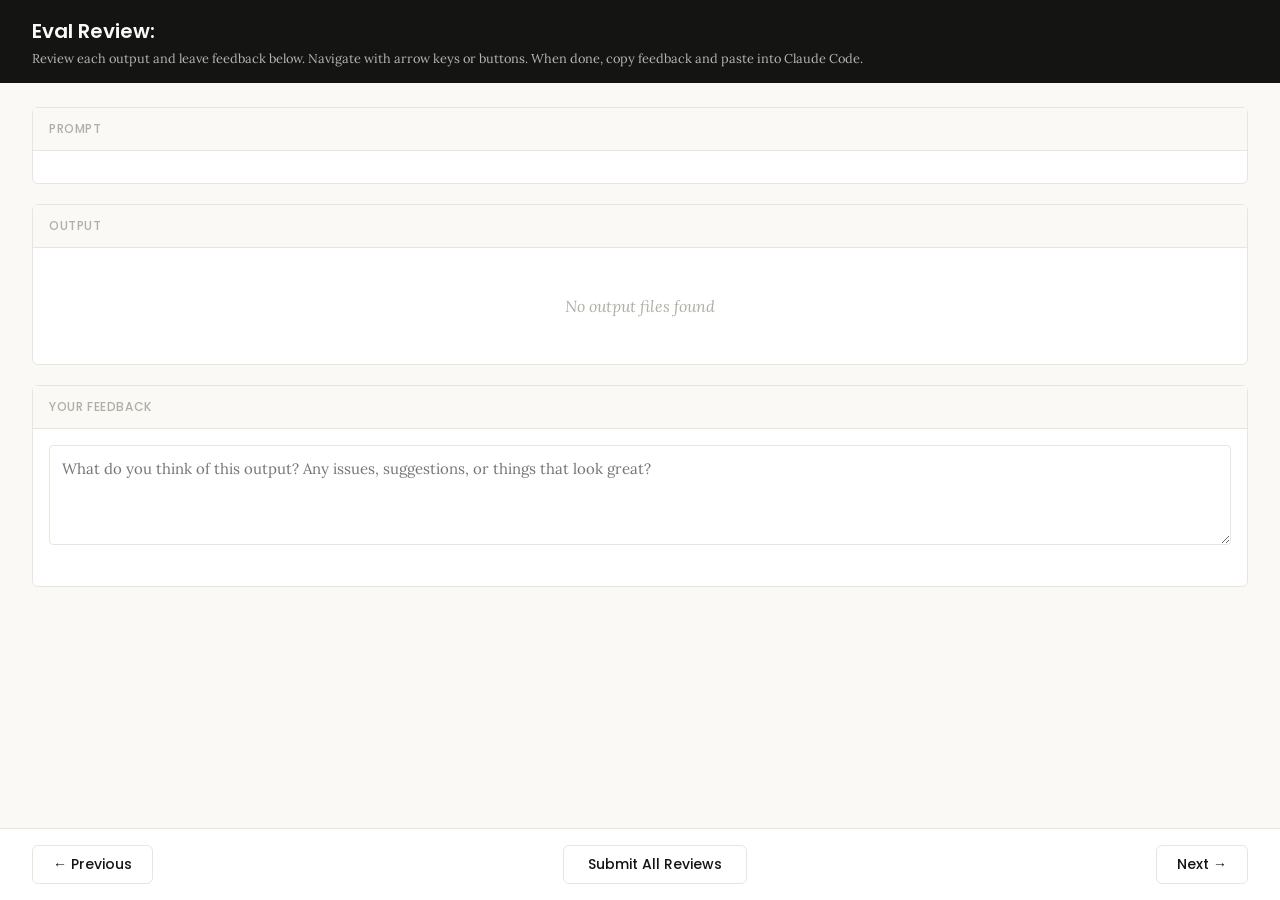
<file: src/services/skills/skill-creator/eval-viewer/viewer.html>
<!DOCTYPE html>
<html lang="en">
<head>
  <meta charset="UTF-8">
  <meta name="viewport" content="width=device-width, initial-scale=1.0">
  <title>Eval Review</title>
  <link rel="preconnect" href="https://fonts.googleapis.com">
  <link rel="preconnect" href="https://fonts.gstatic.com" crossorigin>
  <link href="https://fonts.googleapis.com/css2?family=Poppins:wght@500;600&family=Lora:wght@400;500&display=swap" rel="stylesheet">
  <script src="https://cdn.sheetjs.com/xlsx-0.20.3/package/dist/xlsx.full.min.js" integrity="sha384-EnyY0/GSHQGSxSgMwaIPzSESbqoOLSexfnSMN2AP+39Ckmn92stwABZynq1JyzdT" crossorigin="anonymous"></script>
  <style>
    :root {
      --bg: #faf9f5;
      --surface: #ffffff;
      --border: #e8e6dc;
      --text: #141413;
      --text-muted: #b0aea5;
      --accent: #d97757;
      --accent-hover: #c4613f;
      --green: #788c5d;
      --green-bg: #eef2e8;
      --red: #c44;
      --red-bg: #fceaea;
      --header-bg: #141413;
      --header-text: #faf9f5;
      --radius: 6px;
    }

    * { box-sizing: border-box; margin: 0; padding: 0; }

    body {
      font-family: 'Lora', Georgia, serif;
      background: var(--bg);
      color: var(--text);
      height: 100vh;
      display: flex;
      flex-direction: column;
    }

    /* ---- Header ---- */
    .header {
      background: var(--header-bg);
      color: var(--header-text);
      padding: 1rem 2rem;
      display: flex;
      justify-content: space-between;
      align-items: center;
      flex-shrink: 0;
    }
    .header h1 {
      font-family: 'Poppins', sans-serif;
      font-size: 1.25rem;
      font-weight: 600;
    }
    .header .instructions {
      font-size: 0.8rem;
      opacity: 0.7;
      margin-top: 0.25rem;
    }
    .header .progress {
      font-size: 0.875rem;
      opacity: 0.8;
      text-align: right;
    }

    /* ---- Main content ---- */
    .main {
      flex: 1;
      overflow-y: auto;
      padding: 1.5rem 2rem;
      display: flex;
      flex-direction: column;
      gap: 1.25rem;
    }

    /* ---- Sections ---- */
    .section {
      background: var(--surface);
      border: 1px solid var(--border);
      border-radius: var(--radius);
      flex-shrink: 0;
    }
    .section-header {
      font-family: 'Poppins', sans-serif;
      padding: 0.75rem 1rem;
      font-size: 0.75rem;
      font-weight: 500;
      text-transform: uppercase;
      letter-spacing: 0.05em;
      color: var(--text-muted);
      border-bottom: 1px solid var(--border);
      background: var(--bg);
    }
    .section-body {
      padding: 1rem;
    }

    /* ---- Config badge ---- */
    .config-badge {
      display: inline-block;
      padding: 0.2rem 0.625rem;
      border-radius: 9999px;
      font-family: 'Poppins', sans-serif;
      font-size: 0.6875rem;
      font-weight: 600;
      text-transform: uppercase;
      letter-spacing: 0.03em;
      margin-left: 0.75rem;
      vertical-align: middle;
    }
    .config-badge.config-primary {
      background: rgba(33, 150, 243, 0.12);
      color: #1976d2;
    }
    .config-badge.config-baseline {
      background: rgba(255, 193, 7, 0.15);
      color: #f57f17;
    }

    /* ---- Prompt ---- */
    .prompt-text {
      white-space: pre-wrap;
      font-size: 0.9375rem;
      line-height: 1.6;
    }

    /* ---- Outputs ---- */
    .output-file {
      border: 1px solid var(--border);
      border-radius: var(--radius);
      overflow: hidden;
    }
    .output-file + .output-file {
      margin-top: 1rem;
    }
    .output-file-header {
      padding: 0.5rem 0.75rem;
      font-size: 0.8rem;
      font-weight: 600;
      color: var(--text-muted);
      background: var(--bg);
      border-bottom: 1px solid var(--border);
      font-family: 'SF Mono', SFMono-Regular, Consolas, 'Liberation Mono', Menlo, monospace;
      display: flex;
      justify-content: space-between;
      align-items: center;
    }
    .output-file-header .dl-btn {
      font-size: 0.7rem;
      color: var(--accent);
      text-decoration: none;
      cursor: pointer;
      font-family: -apple-system, BlinkMacSystemFont, 'Segoe UI', sans-serif;
      font-weight: 500;
      opacity: 0.8;
    }
    .output-file-header .dl-btn:hover {
      opacity: 1;
      text-decoration: underline;
    }
    .output-file-content {
      padding: 0.75rem;
      overflow-x: auto;
    }
    .output-file-content pre {
      font-size: 0.8125rem;
      line-height: 1.5;
      white-space: pre-wrap;
      word-break: break-word;
      font-family: 'SF Mono', SFMono-Regular, Consolas, 'Liberation Mono', Menlo, monospace;
    }
    .output-file-content img {
      max-width: 100%;
      height: auto;
      border-radius: 4px;
    }
    .output-file-content iframe {
      width: 100%;
      height: 600px;
      border: none;
    }
    .output-file-content table {
      border-collapse: collapse;
      font-size: 0.8125rem;
      width: 100%;
    }
    .output-file-content table td,
    .output-file-content table th {
      border: 1px solid var(--border);
      padding: 0.375rem 0.5rem;
      text-align: left;
    }
    .output-file-content table th {
      background: var(--bg);
      font-weight: 600;
    }
    .output-file-content .download-link {
      display: inline-flex;
      align-items: center;
      gap: 0.5rem;
      padding: 0.5rem 1rem;
      background: var(--bg);
      border: 1px solid var(--border);
      border-radius: 4px;
      color: var(--accent);
      text-decoration: none;
      font-size: 0.875rem;
      cursor: pointer;
    }
    .output-file-content .download-link:hover {
      background: var(--border);
    }
    .empty-state {
      color: var(--text-muted);
      font-style: italic;
      padding: 2rem;
      text-align: center;
    }

    /* ---- Feedback ---- */
    .prev-feedback {
      background: var(--bg);
      border: 1px solid var(--border);
      border-radius: 4px;
      padding: 0.625rem 0.75rem;
      margin-top: 0.75rem;
      font-size: 0.8125rem;
      color: var(--text-muted);
      line-height: 1.5;
    }
    .prev-feedback-label {
      font-size: 0.7rem;
      font-weight: 600;
      text-transform: uppercase;
      letter-spacing: 0.04em;
      margin-bottom: 0.25rem;
      color: var(--text-muted);
    }
    .feedback-textarea {
      width: 100%;
      min-height: 100px;
      padding: 0.75rem;
      border: 1px solid var(--border);
      border-radius: 4px;
      font-family: inherit;
      font-size: 0.9375rem;
      line-height: 1.5;
      resize: vertical;
      color: var(--text);
    }
    .feedback-textarea:focus {
      outline: none;
      border-color: var(--accent);
      box-shadow: 0 0 0 3px rgba(37, 99, 235, 0.1);
    }
    .feedback-status {
      font-size: 0.75rem;
      color: var(--text-muted);
      margin-top: 0.5rem;
      min-height: 1.1em;
    }

    /* ---- Grades (collapsible) ---- */
    .grades-toggle {
      display: flex;
      align-items: center;
      cursor: pointer;
      user-select: none;
    }
    .grades-toggle:hover {
      color: var(--accent);
    }
    .grades-toggle .arrow {
      margin-right: 0.5rem;
      transition: transform 0.15s;
      font-size: 0.75rem;
    }
    .grades-toggle .arrow.open {
      transform: rotate(90deg);
    }
    .grades-content {
      display: none;
      margin-top: 0.75rem;
    }
    .grades-content.open {
      display: block;
    }
    .grades-summary {
      font-size: 0.875rem;
      margin-bottom: 0.75rem;
      display: flex;
      align-items: center;
      gap: 0.5rem;
    }
    .grade-badge {
      display: inline-block;
      padding: 0.125rem 0.5rem;
      border-radius: 9999px;
      font-size: 0.75rem;
      font-weight: 600;
    }
    .grade-pass { background: var(--green-bg); color: var(--green); }
    .grade-fail { background: var(--red-bg); color: var(--red); }
    .assertion-list {
      list-style: none;
    }
    .assertion-item {
      padding: 0.625rem 0;
      border-bottom: 1px solid var(--border);
      font-size: 0.8125rem;
    }
    .assertion-item:last-child { border-bottom: none; }
    .assertion-status {
      font-weight: 600;
      margin-right: 0.5rem;
    }
    .assertion-status.pass { color: var(--green); }
    .assertion-status.fail { color: var(--red); }
    .assertion-evidence {
      color: var(--text-muted);
      font-size: 0.75rem;
      margin-top: 0.25rem;
      padding-left: 1.5rem;
    }

    /* ---- View tabs ---- */
    .view-tabs {
      display: flex;
      gap: 0;
      padding: 0 2rem;
      background: var(--bg);
      border-bottom: 1px solid var(--border);
      flex-shrink: 0;
    }
    .view-tab {
      font-family: 'Poppins', sans-serif;
      padding: 0.625rem 1.25rem;
      font-size: 0.8125rem;
      font-weight: 500;
      cursor: pointer;
      border: none;
      background: none;
      color: var(--text-muted);
      border-bottom: 2px solid transparent;
      transition: all 0.15s;
    }
    .view-tab:hover { color: var(--text); }
    .view-tab.active {
      color: var(--accent);
      border-bottom-color: var(--accent);
    }
    .view-panel { display: none; }
    .view-panel.active { display: flex; flex-direction: column; flex: 1; overflow: hidden; }

    /* ---- Benchmark view ---- */
    .benchmark-view {
      padding: 1.5rem 2rem;
      overflow-y: auto;
      flex: 1;
    }
    .benchmark-table {
      border-collapse: collapse;
      background: var(--surface);
      border: 1px solid var(--border);
      border-radius: var(--radius);
      font-size: 0.8125rem;
      width: 100%;
      margin-bottom: 1.5rem;
    }
    .benchmark-table th, .benchmark-table td {
      padding: 0.625rem 0.75rem;
      text-align: left;
      border: 1px solid var(--border);
    }
    .benchmark-table th {
      font-family: 'Poppins', sans-serif;
      background: var(--header-bg);
      color: var(--header-text);
      font-weight: 500;
      font-size: 0.75rem;
      text-transform: uppercase;
      letter-spacing: 0.04em;
    }
    .benchmark-table tr:hover { background: var(--bg); }
    .benchmark-table tr.benchmark-row-with { background: rgba(33, 150, 243, 0.06); }
    .benchmark-table tr.benchmark-row-without { background: rgba(255, 193, 7, 0.06); }
    .benchmark-table tr.benchmark-row-with:hover { background: rgba(33, 150, 243, 0.12); }
    .benchmark-table tr.benchmark-row-without:hover { background: rgba(255, 193, 7, 0.12); }
    .benchmark-table tr.benchmark-row-avg { font-weight: 600; border-top: 2px solid var(--border); }
    .benchmark-table tr.benchmark-row-avg.benchmark-row-with { background: rgba(33, 150, 243, 0.12); }
    .benchmark-table tr.benchmark-row-avg.benchmark-row-without { background: rgba(255, 193, 7, 0.12); }
    .benchmark-delta-positive { color: var(--green); font-weight: 600; }
    .benchmark-delta-negative { color: var(--red); font-weight: 600; }
    .benchmark-notes {
      background: var(--surface);
      border: 1px solid var(--border);
      border-radius: var(--radius);
      padding: 1rem;
    }
    .benchmark-notes h3 {
      font-family: 'Poppins', sans-serif;
      font-size: 0.875rem;
      margin-bottom: 0.75rem;
    }
    .benchmark-notes ul {
      list-style: disc;
      padding-left: 1.25rem;
    }
    .benchmark-notes li {
      font-size: 0.8125rem;
      line-height: 1.6;
      margin-bottom: 0.375rem;
    }
    .benchmark-empty {
      color: var(--text-muted);
      font-style: italic;
      text-align: center;
      padding: 3rem;
    }

    /* ---- Navigation ---- */
    .nav {
      display: flex;
      justify-content: space-between;
      align-items: center;
      padding: 1rem 2rem;
      border-top: 1px solid var(--border);
      background: var(--surface);
      flex-shrink: 0;
    }
    .nav-btn {
      font-family: 'Poppins', sans-serif;
      padding: 0.5rem 1.25rem;
      border: 1px solid var(--border);
      border-radius: var(--radius);
      background: var(--surface);
      cursor: pointer;
      font-size: 0.875rem;
      font-weight: 500;
      color: var(--text);
      transition: all 0.15s;
    }
    .nav-btn:hover:not(:disabled) {
      background: var(--bg);
      border-color: var(--text-muted);
    }
    .nav-btn:disabled {
      opacity: 0.4;
      cursor: not-allowed;
    }
    .done-btn {
      font-family: 'Poppins', sans-serif;
      padding: 0.5rem 1.5rem;
      border: 1px solid var(--border);
      border-radius: var(--radius);
      background: var(--surface);
      color: var(--text);
      cursor: pointer;
      font-size: 0.875rem;
      font-weight: 500;
      transition: all 0.15s;
    }
    .done-btn:hover {
      background: var(--bg);
      border-color: var(--text-muted);
    }
    .done-btn.ready {
      border: none;
      background: var(--accent);
      color: white;
      font-weight: 600;
    }
    .done-btn.ready:hover {
      background: var(--accent-hover);
    }
    /* ---- Done overlay ---- */
    .done-overlay {
      display: none;
      position: fixed;
      inset: 0;
      background: rgba(0, 0, 0, 0.5);
      z-index: 100;
      justify-content: center;
      align-items: center;
    }
    .done-overlay.visible {
      display: flex;
    }
    .done-card {
      background: var(--surface);
      border-radius: 12px;
      padding: 2rem 3rem;
      text-align: center;
      box-shadow: 0 20px 60px rgba(0, 0, 0, 0.3);
      max-width: 500px;
    }
    .done-card h2 {
      font-size: 1.5rem;
      margin-bottom: 0.5rem;
    }
    .done-card p {
      color: var(--text-muted);
      margin-bottom: 1.5rem;
      line-height: 1.5;
    }
    .done-card .btn-row {
      display: flex;
      gap: 0.5rem;
      justify-content: center;
    }
    .done-card button {
      padding: 0.5rem 1.25rem;
      border: 1px solid var(--border);
      border-radius: var(--radius);
      background: var(--surface);
      cursor: pointer;
      font-size: 0.875rem;
    }
    .done-card button:hover {
      background: var(--bg);
    }
    /* ---- Toast ---- */
    .toast {
      position: fixed;
      bottom: 5rem;
      left: 50%;
      transform: translateX(-50%);
      background: var(--header-bg);
      color: var(--header-text);
      padding: 0.625rem 1.25rem;
      border-radius: var(--radius);
      font-size: 0.875rem;
      opacity: 0;
      transition: opacity 0.3s;
      pointer-events: none;
      z-index: 200;
    }
    .toast.visible {
      opacity: 1;
    }
  </style>
</head>
<body>
  <div id="app" style="height:100vh; display:flex; flex-direction:column;">
    <div class="header">
      <div>
        <h1>Eval Review: <span id="skill-name"></span></h1>
        <div class="instructions">Review each output and leave feedback below. Navigate with arrow keys or buttons. When done, copy feedback and paste into Claude Code.</div>
      </div>
      <div class="progress" id="progress"></div>
    </div>

    <!-- View tabs (only shown when benchmark data exists) -->
    <div class="view-tabs" id="view-tabs" style="display:none;">
      <button class="view-tab active" onclick="switchView('outputs')">Outputs</button>
      <button class="view-tab" onclick="switchView('benchmark')">Benchmark</button>
    </div>

    <!-- Outputs panel (qualitative review) -->
    <div class="view-panel active" id="panel-outputs">
    <div class="main">
      <!-- Prompt -->
      <div class="section">
        <div class="section-header">Prompt <span class="config-badge" id="config-badge" style="display:none;"></span></div>
        <div class="section-body">
          <div class="prompt-text" id="prompt-text"></div>
        </div>
      </div>

      <!-- Outputs -->
      <div class="section">
        <div class="section-header">Output</div>
        <div class="section-body" id="outputs-body">
          <div class="empty-state">No output files found</div>
        </div>
      </div>

      <!-- Previous Output (collapsible) -->
      <div class="section" id="prev-outputs-section" style="display:none;">
        <div class="section-header">
          <div class="grades-toggle" onclick="togglePrevOutputs()">
            <span class="arrow" id="prev-outputs-arrow">&#9654;</span>
            Previous Output
          </div>
        </div>
        <div class="grades-content" id="prev-outputs-content"></div>
      </div>

      <!-- Grades (collapsible) -->
      <div class="section" id="grades-section" style="display:none;">
        <div class="section-header">
          <div class="grades-toggle" onclick="toggleGrades()">
            <span class="arrow" id="grades-arrow">&#9654;</span>
            Formal Grades
          </div>
        </div>
        <div class="grades-content" id="grades-content"></div>
      </div>

      <!-- Feedback -->
      <div class="section">
        <div class="section-header">Your Feedback</div>
        <div class="section-body">
          <textarea
            class="feedback-textarea"
            id="feedback"
            placeholder="What do you think of this output? Any issues, suggestions, or things that look great?"
          ></textarea>
          <div class="feedback-status" id="feedback-status"></div>
          <div class="prev-feedback" id="prev-feedback" style="display:none;">
            <div class="prev-feedback-label">Previous feedback</div>
            <div id="prev-feedback-text"></div>
          </div>
        </div>
      </div>
    </div>

    <div class="nav" id="outputs-nav">
      <button class="nav-btn" id="prev-btn" onclick="navigate(-1)">&#8592; Previous</button>
      <button class="done-btn" id="done-btn" onclick="showDoneDialog()">Submit All Reviews</button>
      <button class="nav-btn" id="next-btn" onclick="navigate(1)">Next &#8594;</button>
    </div>
    </div><!-- end panel-outputs -->

    <!-- Benchmark panel (quantitative stats) -->
    <div class="view-panel" id="panel-benchmark">
      <div class="benchmark-view" id="benchmark-content">
        <div class="benchmark-empty">No benchmark data available. Run a benchmark to see quantitative results here.</div>
      </div>
    </div>
  </div>

  <!-- Done overlay -->
  <div class="done-overlay" id="done-overlay">
    <div class="done-card">
      <h2>Review Complete</h2>
      <p>Your feedback has been saved. Go back to your Claude Code session and tell Claude you're done reviewing.</p>
      <div class="btn-row">
        <button onclick="closeDoneDialog()">OK</button>
      </div>
    </div>
  </div>

  <!-- Toast -->
  <div class="toast" id="toast"></div>

  <script>
    // ---- Embedded data (injected by generate_review.py) ----
    /*__EMBEDDED_DATA__*/

    // ---- State ----
    let feedbackMap = {};  // run_id -> feedback text
    let currentIndex = 0;
    let visitedRuns = new Set();

    // ---- Init ----
    async function init() {
      // Load saved feedback from server — but only if this isn't a fresh
      // iteration (indicated by previous_feedback being present). When
      // previous feedback exists, the feedback.json on disk is stale from
      // the prior iteration and should not pre-fill the textareas.
      const hasPrevious = Object.keys(EMBEDDED_DATA.previous_feedback || {}).length > 0
        || Object.keys(EMBEDDED_DATA.previous_outputs || {}).length > 0;
      if (!hasPrevious) {
        try {
          const resp = await fetch("/api/feedback");
          const data = await resp.json();
          if (data.reviews) {
            for (const r of data.reviews) feedbackMap[r.run_id] = r.feedback;
          }
        } catch { /* first run, no feedback yet */ }
      }

      document.getElementById("skill-name").textContent = EMBEDDED_DATA.skill_name;
      showRun(0);

      // Wire up feedback auto-save
      const textarea = document.getElementById("feedback");
      let saveTimeout = null;
      textarea.addEventListener("input", () => {
        clearTimeout(saveTimeout);
        document.getElementById("feedback-status").textContent = "";
        saveTimeout = setTimeout(() => saveCurrentFeedback(), 800);
      });
    }

    // ---- Navigation ----
    function navigate(delta) {
      const newIndex = currentIndex + delta;
      if (newIndex >= 0 && newIndex < EMBEDDED_DATA.runs.length) {
        saveCurrentFeedback();
        showRun(newIndex);
      }
    }

    function updateNavButtons() {
      document.getElementById("prev-btn").disabled = currentIndex === 0;
      document.getElementById("next-btn").disabled =
        currentIndex === EMBEDDED_DATA.runs.length - 1;
    }

    // ---- Show a run ----
    function showRun(index) {
      currentIndex = index;
      const run = EMBEDDED_DATA.runs[index];

      // Progress
      document.getElementById("progress").textContent =
        `${index + 1} of ${EMBEDDED_DATA.runs.length}`;

      // Prompt
      document.getElementById("prompt-text").textContent = run.prompt;

      // Config badge
      const badge = document.getElementById("config-badge");
      const configMatch = run.id.match(/(with_skill|without_skill|new_skill|old_skill)/);
      if (configMatch) {
        const config = configMatch[1];
        const isBaseline = config === "without_skill" || config === "old_skill";
        badge.textContent = config.replace(/_/g, " ");
        badge.className = "config-badge " + (isBaseline ? "config-baseline" : "config-primary");
        badge.style.display = "inline-block";
      } else {
        badge.style.display = "none";
      }

      // Outputs
      renderOutputs(run);

      // Previous outputs
      renderPrevOutputs(run);

      // Grades
      renderGrades(run);

      // Previous feedback
      const prevFb = (EMBEDDED_DATA.previous_feedback || {})[run.id];
      const prevEl = document.getElementById("prev-feedback");
      if (prevFb) {
        document.getElementById("prev-feedback-text").textContent = prevFb;
        prevEl.style.display = "block";
      } else {
        prevEl.style.display = "none";
      }

      // Feedback
      document.getElementById("feedback").value = feedbackMap[run.id] || "";
      document.getElementById("feedback-status").textContent = "";

      updateNavButtons();

      // Track visited runs and promote done button when all visited
      visitedRuns.add(index);
      const doneBtn = document.getElementById("done-btn");
      if (visitedRuns.size >= EMBEDDED_DATA.runs.length) {
        doneBtn.classList.add("ready");
      }

      // Scroll main content to top
      document.querySelector(".main").scrollTop = 0;
    }

    // ---- Render outputs ----
    function renderOutputs(run) {
      const container = document.getElementById("outputs-body");
      container.innerHTML = "";

      const outputs = run.outputs || [];
      if (outputs.length === 0) {
        container.innerHTML = '<div class="empty-state">No output files</div>';
        return;
      }

      for (const file of outputs) {
        const fileDiv = document.createElement("div");
        fileDiv.className = "output-file";

        // Always show file header with download link
        const header = document.createElement("div");
        header.className = "output-file-header";
        const nameSpan = document.createElement("span");
        nameSpan.textContent = file.name;
        header.appendChild(nameSpan);
        const dlBtn = document.createElement("a");
        dlBtn.className = "dl-btn";
        dlBtn.textContent = "Download";
        dlBtn.download = file.name;
        dlBtn.href = getDownloadUri(file);
        header.appendChild(dlBtn);
        fileDiv.appendChild(header);

        const content = document.createElement("div");
        content.className = "output-file-content";

        if (file.type === "text") {
          const pre = document.createElement("pre");
          pre.textContent = file.content;
          content.appendChild(pre);
        } else if (file.type === "image") {
          const img = document.createElement("img");
          img.src = file.data_uri;
          img.alt = file.name;
          content.appendChild(img);
        } else if (file.type === "pdf") {
          const iframe = document.createElement("iframe");
          iframe.src = file.data_uri;
          content.appendChild(iframe);
        } else if (file.type === "xlsx") {
          renderXlsx(content, file.data_b64);
        } else if (file.type === "binary") {
          const a = document.createElement("a");
          a.className = "download-link";
          a.href = file.data_uri;
          a.download = file.name;
          a.textContent = "Download " + file.name;
          content.appendChild(a);
        } else if (file.type === "error") {
          const pre = document.createElement("pre");
          pre.textContent = file.content;
          pre.style.color = "var(--red)";
          content.appendChild(pre);
        }

        fileDiv.appendChild(content);
        container.appendChild(fileDiv);
      }
    }

    // ---- XLSX rendering via SheetJS ----
    function renderXlsx(container, b64Data) {
      try {
        const raw = Uint8Array.from(atob(b64Data), c => c.charCodeAt(0));
        const wb = XLSX.read(raw, { type: "array" });

        for (let i = 0; i < wb.SheetNames.length; i++) {
          const sheetName = wb.SheetNames[i];
          const ws = wb.Sheets[sheetName];

          if (wb.SheetNames.length > 1) {
            const sheetLabel = document.createElement("div");
            sheetLabel.style.cssText =
              "font-weight:600; font-size:0.8rem; color:#b0aea5; margin-top:0.5rem; margin-bottom:0.25rem;";
            sheetLabel.textContent = "Sheet: " + sheetName;
            container.appendChild(sheetLabel);
          }

          const htmlStr = XLSX.utils.sheet_to_html(ws, { editable: false });
          const wrapper = document.createElement("div");
          wrapper.innerHTML = htmlStr;
          container.appendChild(wrapper);
        }
      } catch (err) {
        container.textContent = "Error rendering spreadsheet: " + err.message;
      }
    }

    // ---- Grades ----
    function renderGrades(run) {
      const section = document.getElementById("grades-section");
      const content = document.getElementById("grades-content");

      if (!run.grading) {
        section.style.display = "none";
        return;
      }

      const grading = run.grading;
      section.style.display = "block";
      // Reset to collapsed
      content.classList.remove("open");
      document.getElementById("grades-arrow").classList.remove("open");

      const summary = grading.summary || {};
      const expectations = grading.expectations || [];

      let html = '<div style="padding: 1rem;">';

      // Summary line
      const passRate = summary.pass_rate != null
        ? Math.round(summary.pass_rate * 100) + "%"
        : "?";
      const badgeClass = summary.pass_rate >= 0.8 ? "grade-pass" : summary.pass_rate >= 0.5 ? "" : "grade-fail";
      html += '<div class="grades-summary">';
      html += '<span class="grade-badge ' + badgeClass + '">' + passRate + '</span>';
      html += '<span>' + (summary.passed || 0) + ' passed, ' + (summary.failed || 0) + ' failed of ' + (summary.total || 0) + '</span>';
      html += '</div>';

      // Assertions list
      html += '<ul class="assertion-list">';
      for (const exp of expectations) {
        const statusClass = exp.passed ? "pass" : "fail";
        const statusIcon = exp.passed ? "\u2713" : "\u2717";
        html += '<li class="assertion-item">';
        html += '<span class="assertion-status ' + statusClass + '">' + statusIcon + '</span>';
        html += '<span>' + escapeHtml(exp.text) + '</span>';
        if (exp.evidence) {
          html += '<div class="assertion-evidence">' + escapeHtml(exp.evidence) + '</div>';
        }
        html += '</li>';
      }
      html += '</ul>';

      html += '</div>';
      content.innerHTML = html;
    }

    function toggleGrades() {
      const content = document.getElementById("grades-content");
      const arrow = document.getElementById("grades-arrow");
      content.classList.toggle("open");
      arrow.classList.toggle("open");
    }

    // ---- Previous outputs (collapsible) ----
    function renderPrevOutputs(run) {
      const section = document.getElementById("prev-outputs-section");
      const content = document.getElementById("prev-outputs-content");
      const prevOutputs = (EMBEDDED_DATA.previous_outputs || {})[run.id];

      if (!prevOutputs || prevOutputs.length === 0) {
        section.style.display = "none";
        return;
      }

      section.style.display = "block";
      // Reset to collapsed
      content.classList.remove("open");
      document.getElementById("prev-outputs-arrow").classList.remove("open");

      // Render the files into the content area
      content.innerHTML = "";
      const wrapper = document.createElement("div");
      wrapper.style.padding = "1rem";

      for (const file of prevOutputs) {
        const fileDiv = document.createElement("div");
        fileDiv.className = "output-file";

        const header = document.createElement("div");
        header.className = "output-file-header";
        const nameSpan = document.createElement("span");
        nameSpan.textContent = file.name;
        header.appendChild(nameSpan);
        const dlBtn = document.createElement("a");
        dlBtn.className = "dl-btn";
        dlBtn.textContent = "Download";
        dlBtn.download = file.name;
        dlBtn.href = getDownloadUri(file);
        header.appendChild(dlBtn);
        fileDiv.appendChild(header);

        const fc = document.createElement("div");
        fc.className = "output-file-content";

        if (file.type === "text") {
          const pre = document.createElement("pre");
          pre.textContent = file.content;
          fc.appendChild(pre);
        } else if (file.type === "image") {
          const img = document.createElement("img");
          img.src = file.data_uri;
          img.alt = file.name;
          fc.appendChild(img);
        } else if (file.type === "pdf") {
          const iframe = document.createElement("iframe");
          iframe.src = file.data_uri;
          fc.appendChild(iframe);
        } else if (file.type === "xlsx") {
          renderXlsx(fc, file.data_b64);
        } else if (file.type === "binary") {
          const a = document.createElement("a");
          a.className = "download-link";
          a.href = file.data_uri;
          a.download = file.name;
          a.textContent = "Download " + file.name;
          fc.appendChild(a);
        }

        fileDiv.appendChild(fc);
        wrapper.appendChild(fileDiv);
      }

      content.appendChild(wrapper);
    }

    function togglePrevOutputs() {
      const content = document.getElementById("prev-outputs-content");
      const arrow = document.getElementById("prev-outputs-arrow");
      content.classList.toggle("open");
      arrow.classList.toggle("open");
    }

    // ---- Feedback (saved to server -> feedback.json) ----
    function saveCurrentFeedback() {
      const run = EMBEDDED_DATA.runs[currentIndex];
      const text = document.getElementById("feedback").value;

      if (text.trim() === "") {
        delete feedbackMap[run.id];
      } else {
        feedbackMap[run.id] = text;
      }

      // Build reviews array from map
      const reviews = [];
      for (const [run_id, feedback] of Object.entries(feedbackMap)) {
        if (feedback.trim()) {
          reviews.push({ run_id, feedback, timestamp: new Date().toISOString() });
        }
      }

      fetch("/api/feedback", {
        method: "POST",
        headers: { "Content-Type": "application/json" },
        body: JSON.stringify({ reviews, status: "in_progress" }),
      }).then(() => {
        document.getElementById("feedback-status").textContent = "Saved";
      }).catch(() => {
        // Static mode or server unavailable — no-op on auto-save,
        // feedback will be downloaded on final submit
        document.getElementById("feedback-status").textContent = "Will download on submit";
      });
    }

    // ---- Done ----
    function showDoneDialog() {
      // Save current textarea to feedbackMap (but don't POST yet)
      const run = EMBEDDED_DATA.runs[currentIndex];
      const text = document.getElementById("feedback").value;
      if (text.trim() === "") {
        delete feedbackMap[run.id];
      } else {
        feedbackMap[run.id] = text;
      }

      // POST once with status: complete — include ALL runs so the model
      // can distinguish "no feedback" (looks good) from "not reviewed"
      const reviews = [];
      const ts = new Date().toISOString();
      for (const r of EMBEDDED_DATA.runs) {
        reviews.push({ run_id: r.id, feedback: feedbackMap[r.id] || "", timestamp: ts });
      }
      const payload = JSON.stringify({ reviews, status: "complete" }, null, 2);
      fetch("/api/feedback", {
        method: "POST",
        headers: { "Content-Type": "application/json" },
        body: payload,
      }).then(() => {
        document.getElementById("done-overlay").classList.add("visible");
      }).catch(() => {
        // Server not available (static mode) — download as file
        const blob = new Blob([payload], { type: "application/json" });
        const url = URL.createObjectURL(blob);
        const a = document.createElement("a");
        a.href = url;
        a.download = "feedback.json";
        a.click();
        URL.revokeObjectURL(url);
        document.getElementById("done-overlay").classList.add("visible");
      });
    }

    function closeDoneDialog() {
      // Reset status back to in_progress
      saveCurrentFeedback();
      document.getElementById("done-overlay").classList.remove("visible");
    }

    // ---- Toast ----
    function showToast(message) {
      const toast = document.getElementById("toast");
      toast.textContent = message;
      toast.classList.add("visible");
      setTimeout(() => toast.classList.remove("visible"), 2000);
    }

    // ---- Keyboard nav ----
    document.addEventListener("keydown", (e) => {
      // Don't capture when typing in textarea
      if (e.target.tagName === "TEXTAREA") return;

      if (e.key === "ArrowLeft" || e.key === "ArrowUp") {
        e.preventDefault();
        navigate(-1);
      } else if (e.key === "ArrowRight" || e.key === "ArrowDown") {
        e.preventDefault();
        navigate(1);
      }
    });

    // ---- Util ----
    function getDownloadUri(file) {
      if (file.data_uri) return file.data_uri;
      if (file.data_b64) return "data:application/octet-stream;base64," + file.data_b64;
      if (file.type === "text") return "data:text/plain;charset=utf-8," + encodeURIComponent(file.content);
      return "#";
    }

    function escapeHtml(text) {
      const div = document.createElement("div");
      div.textContent = text;
      return div.innerHTML;
    }

    // ---- View switching ----
    function switchView(view) {
      document.querySelectorAll(".view-tab").forEach(t => t.classList.remove("active"));
      document.querySelectorAll(".view-panel").forEach(p => p.classList.remove("active"));
      document.querySelector(`[onclick="switchView('${view}')"]`).classList.add("active");
      document.getElementById("panel-" + view).classList.add("active");
    }

    // ---- Benchmark rendering ----
    function renderBenchmark() {
      const data = EMBEDDED_DATA.benchmark;
      if (!data) return;

      // Show the tabs
      document.getElementById("view-tabs").style.display = "flex";

      const container = document.getElementById("benchmark-content");
      const summary = data.run_summary || {};
      const metadata = data.metadata || {};
      const notes = data.notes || [];

      let html = "";

      // Header
      html += "<h2 style='font-family: Poppins, sans-serif; margin-bottom: 0.5rem;'>Benchmark Results</h2>";
      html += "<p style='color: var(--text-muted); font-size: 0.875rem; margin-bottom: 1.25rem;'>";
      if (metadata.skill_name) html += "<strong>" + escapeHtml(metadata.skill_name) + "</strong> &mdash; ";
      if (metadata.timestamp) html += metadata.timestamp + " &mdash; ";
      if (metadata.evals_run) html += "Evals: " + metadata.evals_run.join(", ") + " &mdash; ";
      html += (metadata.runs_per_configuration || "?") + " runs per configuration";
      html += "</p>";

      // Summary table
      html += '<table class="benchmark-table">';

      function fmtStat(stat, pct) {
        if (!stat) return "—";
        const suffix = pct ? "%" : "";
        const m = pct ? (stat.mean * 100).toFixed(0) : stat.mean.toFixed(1);
        const s = pct ? (stat.stddev * 100).toFixed(0) : stat.stddev.toFixed(1);
        return m + suffix + " ± " + s + suffix;
      }

      function deltaClass(val) {
        if (!val) return "";
        const n = parseFloat(val);
        if (n > 0) return "benchmark-delta-positive";
        if (n < 0) return "benchmark-delta-negative";
        return "";
      }

      // Discover config names dynamically (everything except "delta")
      const configs = Object.keys(summary).filter(k => k !== "delta");
      const configA = configs[0] || "config_a";
      const configB = configs[1] || "config_b";
      const labelA = configA.replace(/_/g, " ").replace(/\b\w/g, c => c.toUpperCase());
      const labelB = configB.replace(/_/g, " ").replace(/\b\w/g, c => c.toUpperCase());
      const a = summary[configA] || {};
      const b = summary[configB] || {};
      const delta = summary.delta || {};

      html += "<thead><tr><th>Metric</th><th>" + escapeHtml(labelA) + "</th><th>" + escapeHtml(labelB) + "</th><th>Delta</th></tr></thead>";
      html += "<tbody>";

      html += "<tr><td><strong>Pass Rate</strong></td>";
      html += "<td>" + fmtStat(a.pass_rate, true) + "</td>";
      html += "<td>" + fmtStat(b.pass_rate, true) + "</td>";
      html += '<td class="' + deltaClass(delta.pass_rate) + '">' + (delta.pass_rate || "—") + "</td></tr>";

      // Time (only show row if data exists)
      if (a.time_seconds || b.time_seconds) {
        html += "<tr><td><strong>Time (s)</strong></td>";
        html += "<td>" + fmtStat(a.time_seconds, false) + "</td>";
        html += "<td>" + fmtStat(b.time_seconds, false) + "</td>";
        html += '<td class="' + deltaClass(delta.time_seconds) + '">' + (delta.time_seconds ? delta.time_seconds + "s" : "—") + "</td></tr>";
      }

      // Tokens (only show row if data exists)
      if (a.tokens || b.tokens) {
        html += "<tr><td><strong>Tokens</strong></td>";
        html += "<td>" + fmtStat(a.tokens, false) + "</td>";
        html += "<td>" + fmtStat(b.tokens, false) + "</td>";
        html += '<td class="' + deltaClass(delta.tokens) + '">' + (delta.tokens || "—") + "</td></tr>";
      }

      html += "</tbody></table>";

      // Per-eval breakdown (if runs data available)
      const runs = data.runs || [];
      if (runs.length > 0) {
        const evalIds = [...new Set(runs.map(r => r.eval_id))].sort((a, b) => a - b);

        html += "<h3 style='font-family: Poppins, sans-serif; margin-bottom: 0.75rem;'>Per-Eval Breakdown</h3>";

        const hasTime = runs.some(r => r.result && r.result.time_seconds != null);
        const hasErrors = runs.some(r => r.result && r.result.errors > 0);

        for (const evalId of evalIds) {
          const evalRuns = runs.filter(r => r.eval_id === evalId);
          const evalName = evalRuns[0] && evalRuns[0].eval_name ? evalRuns[0].eval_name : "Eval " + evalId;

          html += "<h4 style='font-family: Poppins, sans-serif; margin: 1rem 0 0.5rem; color: var(--text);'>" + escapeHtml(evalName) + "</h4>";
          html += '<table class="benchmark-table">';
          html += "<thead><tr><th>Config</th><th>Run</th><th>Pass Rate</th>";
          if (hasTime) html += "<th>Time (s)</th>";
          if (hasErrors) html += "<th>Crashes During Execution</th>";
          html += "</tr></thead>";
          html += "<tbody>";

          // Group by config and render with average rows
          const configGroups = [...new Set(evalRuns.map(r => r.configuration))];
          for (let ci = 0; ci < configGroups.length; ci++) {
            const config = configGroups[ci];
            const configRuns = evalRuns.filter(r => r.configuration === config);
            if (configRuns.length === 0) continue;

            const rowClass = ci === 0 ? "benchmark-row-with" : "benchmark-row-without";
            const configLabel = config.replace(/_/g, " ").replace(/\b\w/g, c => c.toUpperCase());

            for (const run of configRuns) {
              const r = run.result || {};
              const prClass = r.pass_rate >= 0.8 ? "benchmark-delta-positive" : r.pass_rate < 0.5 ? "benchmark-delta-negative" : "";
              html += '<tr class="' + rowClass + '">';
              html += "<td>" + configLabel + "</td>";
              html += "<td>" + run.run_number + "</td>";
              html += '<td class="' + prClass + '">' + ((r.pass_rate || 0) * 100).toFixed(0) + "% (" + (r.passed || 0) + "/" + (r.total || 0) + ")</td>";
              if (hasTime) html += "<td>" + (r.time_seconds != null ? r.time_seconds.toFixed(1) : "—") + "</td>";
              if (hasErrors) html += "<td>" + (r.errors || 0) + "</td>";
              html += "</tr>";
            }

            // Average row
            const rates = configRuns.map(r => (r.result || {}).pass_rate || 0);
            const avgRate = rates.reduce((a, b) => a + b, 0) / rates.length;
            const avgPrClass = avgRate >= 0.8 ? "benchmark-delta-positive" : avgRate < 0.5 ? "benchmark-delta-negative" : "";
            html += '<tr class="benchmark-row-avg ' + rowClass + '">';
            html += "<td>" + configLabel + "</td>";
            html += "<td>Avg</td>";
            html += '<td class="' + avgPrClass + '">' + (avgRate * 100).toFixed(0) + "%</td>";
            if (hasTime) {
              const times = configRuns.map(r => (r.result || {}).time_seconds).filter(t => t != null);
              html += "<td>" + (times.length ? (times.reduce((a, b) => a + b, 0) / times.length).toFixed(1) : "—") + "</td>";
            }
            if (hasErrors) html += "<td></td>";
            html += "</tr>";
          }
          html += "</tbody></table>";

          // Per-assertion detail for this eval
          const runsWithExpectations = {};
          for (const config of configGroups) {
            runsWithExpectations[config] = evalRuns.filter(r => r.configuration === config && r.expectations && r.expectations.length > 0);
          }
          const hasAnyExpectations = Object.values(runsWithExpectations).some(runs => runs.length > 0);
          if (hasAnyExpectations) {
            // Collect all unique assertion texts across all configs
            const allAssertions = [];
            const seen = new Set();
            for (const config of configGroups) {
              for (const run of runsWithExpectations[config]) {
                for (const exp of (run.expectations || [])) {
                  if (!seen.has(exp.text)) {
                    seen.add(exp.text);
                    allAssertions.push(exp.text);
                  }
                }
              }
            }

            html += '<table class="benchmark-table" style="margin-top: 0.5rem;">';
            html += "<thead><tr><th>Assertion</th>";
            for (const config of configGroups) {
              const label = config.replace(/_/g, " ").replace(/\b\w/g, c => c.toUpperCase());
              html += "<th>" + escapeHtml(label) + "</th>";
            }
            html += "</tr></thead><tbody>";

            for (const assertionText of allAssertions) {
              html += "<tr><td>" + escapeHtml(assertionText) + "</td>";

              for (const config of configGroups) {
                html += "<td>";
                for (const run of runsWithExpectations[config]) {
                  const exp = (run.expectations || []).find(e => e.text === assertionText);
                  if (exp) {
                    const cls = exp.passed ? "benchmark-delta-positive" : "benchmark-delta-negative";
                    const icon = exp.passed ? "\u2713" : "\u2717";
                    html += '<span class="' + cls + '" title="Run ' + run.run_number + ': ' + escapeHtml(exp.evidence || "") + '">' + icon + "</span> ";
                  } else {
                    html += "— ";
                  }
                }
                html += "</td>";
              }
              html += "</tr>";
            }
            html += "</tbody></table>";
          }
        }
      }

      // Notes
      if (notes.length > 0) {
        html += '<div class="benchmark-notes">';
        html += "<h3>Analysis Notes</h3>";
        html += "<ul>";
        for (const note of notes) {
          html += "<li>" + escapeHtml(note) + "</li>";
        }
        html += "</ul></div>";
      }

      container.innerHTML = html;
    }

    // ---- Start ----
    init();
    renderBenchmark();
  </script>
</body>
</html>
</file>
<file: static/fonts/inter.css>
/* Inter 字体 - 本地版本，使用系统字体 fallback */
@font-face {
    font-family: 'Inter';
    font-style: normal;
    font-weight: 300;
    font-display: swap;
    src: local('Inter Light'), local('Inter-Light');
}

@font-face {
    font-family: 'Inter';
    font-style: normal;
    font-weight: 400;
    font-display: swap;
    src: local('Inter Regular'), local('Inter-Regular');
}

@font-face {
    font-family: 'Inter';
    font-style: normal;
    font-weight: 500;
    font-display: swap;
    src: local('Inter Medium'), local('Inter-Medium');
}

@font-face {
    font-family: 'Inter';
    font-style: normal;
    font-weight: 600;
    font-display: swap;
    src: local('Inter SemiBold'), local('Inter-SemiBold');
}

@font-face {
    font-family: 'Inter';
    font-style: normal;
    font-weight: 700;
    font-display: swap;
    src: local('Inter Bold'), local('Inter-Bold');
}

/* Fallback 字体栈 */
body, .font-sans, [class*="Inter"] {
    font-family: 'Inter', -apple-system, BlinkMacSystemFont, 'Segoe UI', 'PingFang SC', 'Hiragino Sans GB', 'Microsoft YaHei', 'Helvetica Neue', Helvetica, Arial, sans-serif;
}

/* 代码字体 fallback */
code, pre, .font-mono, [class*="JetBrains"] {
    font-family: 'JetBrains Mono', 'SF Mono', 'Fira Code', 'Fira Mono', Menlo, Monaco, Consolas, monospace;
}
</file>
